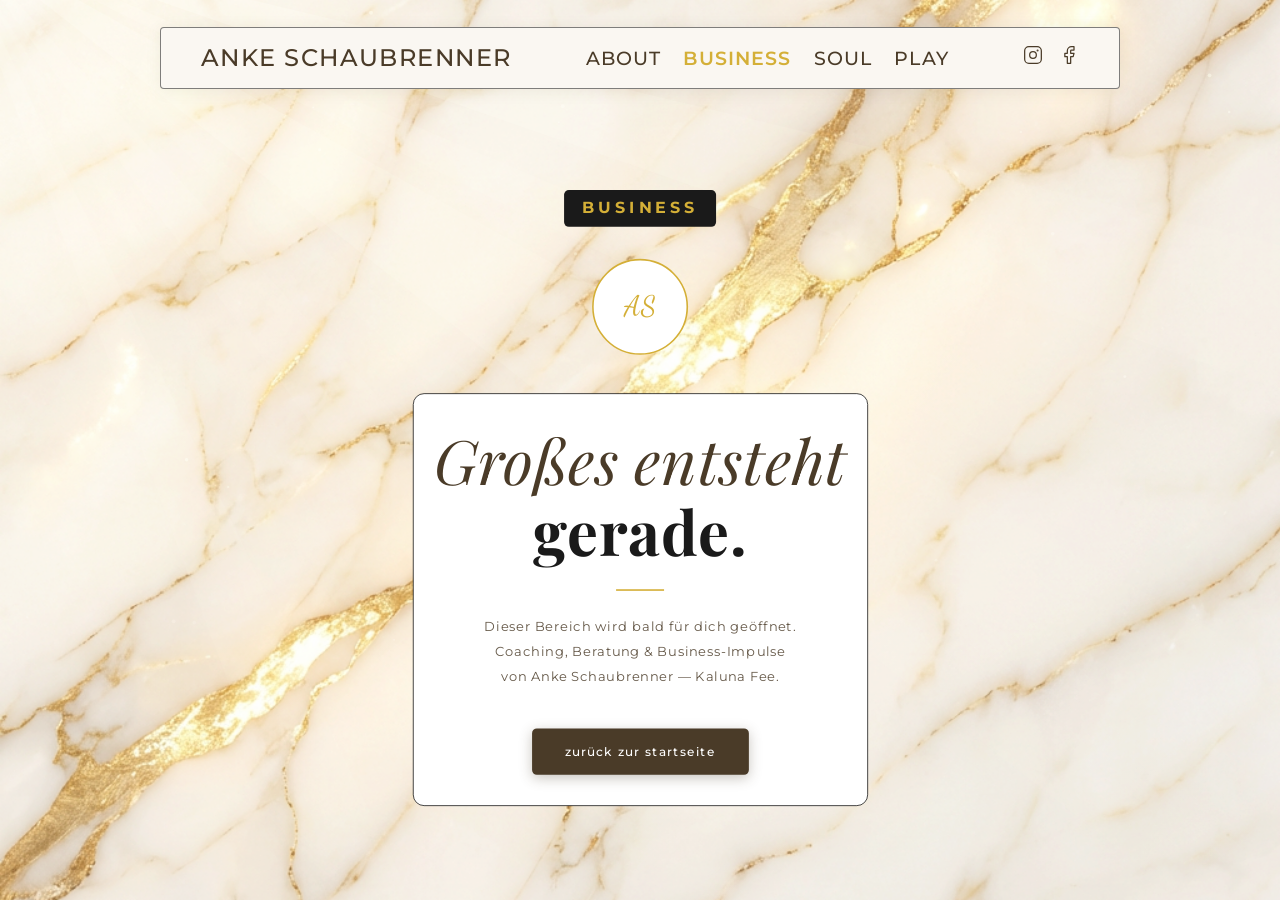
<file: business.html>
<!DOCTYPE html>
<html lang="de">
<head>
  <meta charset="UTF-8">
  <meta name="viewport" content="width=device-width, initial-scale=1.0">
  <title>BUSINESS — Anke Schaubrenner</title>

  <link rel="preconnect" href="https://fonts.googleapis.com">
  <link rel="preconnect" href="https://fonts.gstatic.com" crossorigin>
  <link href="https://fonts.googleapis.com/css2?family=Dancing+Script:wght@600&family=Playfair+Display:ital,wght@0,400;0,600;0,700;1,400;1,600&family=Montserrat:wght@300;400;500;600&display=swap" rel="stylesheet">

  <link rel="stylesheet" href="styles.css?v=3">

  <style>
    /* ---- Fullscreen Marble Background ---- */
    .business-hero {
      position: relative;
      height: 100vh;
      display: flex;
      flex-direction: column;
      align-items: center;
      justify-content: center;
      overflow: hidden;
    }

    .business-bg {
      position: absolute;
      inset: 0;
      width: 100%;
      height: 100%;
      object-fit: cover;
      object-position: center;
      z-index: 0;
    }

    .business-overlay {
      position: absolute;
      inset: 0;
      background: rgba(255, 255, 255, 0.18);
      z-index: 1;
    }

    /* ---- Content ---- */
    .business-content {
      position: relative;
      z-index: 2;
      text-align: center;
      padding: 2rem;
      max-width: 660px;
      transform: scale(0.8);
      transform-origin: center center;
      margin-top: 6rem;
    }

    .business-badge {
      display: inline-block;
      background: var(--black);
      color: var(--gold);
      font-family: var(--font-body);
      font-size: 1.22rem;
      font-weight: 700;
      letter-spacing: 0.25em;
      text-transform: uppercase;
      padding: 0.4rem 1.4rem;
      border-radius: 6px;
      margin-bottom: 2.5rem;
    }

    .business-title {
      font-family: 'Playfair Display', serif;
      font-size: clamp(2.8rem, 6vw, 5rem);
      font-weight: 400;
      font-style: italic;
      color: var(--brown);
      line-height: 1.15;
      margin-bottom: 1.8rem;
      letter-spacing: 0.01em;
    }

    .business-title strong {
      font-style: normal;
      font-weight: 700;
      color: var(--black);
    }

    .business-divider {
      width: 60px;
      height: 2px;
      background: var(--gold);
      margin: 0 auto 1.8rem;
      animation: divider-grow 2s ease-out forwards;
    }

    @keyframes divider-grow {
      from { width: 0; opacity: 0; }
      to   { width: 60px; opacity: 1; }
    }

    .business-subtitle {
      font-family: var(--font-body);
      font-size: 1.05rem;
      font-weight: 400;
      color: var(--brown);
      line-height: 1.9;
      letter-spacing: 0.04em;
      margin-bottom: 3rem;
      opacity: 0.85;
    }

    /* ---- Pulsierender Goldkreis ---- */
    .business-glow {
      width: 120px;
      height: 120px;
      border-radius: 50%;
      border: 2px solid var(--gold);
      background: var(--white);
      margin: 0 auto 3rem;
      display: flex;
      align-items: center;
      justify-content: center;
      animation: glow-pulse 3s ease-in-out infinite;
      position: relative;
    }

    .wave {
      position: absolute;
      inset: 0;
      border-radius: 50%;
      border: 1.5px solid var(--black);
      opacity: 0;
      animation: wave-out 2.8s ease-out infinite;
    }
    .wave:nth-child(1) { animation-delay: 0s; }
    .wave:nth-child(2) { animation-delay: 0.7s; }
    .wave:nth-child(3) { animation-delay: 1.4s; }
    .wave:nth-child(4) { animation-delay: 2.1s; }

    @keyframes wave-out {
      0%   { transform: scale(1);   opacity: 0.65; }
      100% { transform: scale(3.2); opacity: 0; }
    }

    .business-glow-icon {
      font-family: 'Dancing Script', cursive;
      font-size: 2.2rem;
      color: var(--gold);
    }

    /* ---- Button ---- */
    .btn-back {
      display: inline-block;
      padding: 0.85rem 2.4rem;
      background: var(--brown);
      color: var(--white);
      font-family: var(--font-body);
      font-size: 0.9rem;
      font-weight: 500;
      letter-spacing: 0.14em;
      text-transform: lowercase;
      text-decoration: none;
      border-radius: 6px;
      border: 3px solid var(--brown);
      box-shadow: 0 4px 16px rgba(74, 59, 40, 0.3);
      transition: all 0.3s;
    }

    .btn-back:hover {
      background: var(--black);
      border-color: var(--black);
      color: var(--white);
    }

    /* ---- Sunbeam Canvas ---- */
    #sunbeams-canvas {
      position: absolute;
      inset: 0;
      width: 100%;
      height: 100%;
      z-index: 2;
      pointer-events: none;
      mix-blend-mode: screen;
    }

    /* ---- Rahmen um Textbereich ---- */
    .business-frame {
      border: 1px solid var(--black);
      border-radius: 14px;
      padding: 2.4rem 1.6rem;
      background: var(--white);
    }

    /* ---- Nav active ---- */
    .nav-links a.active { color: var(--gold); font-weight: 600; }
  </style>
</head>
<body>

  <!-- ========== NAVIGATION ========== -->
  <nav>
    <a href="index.html" class="nav-logo">ANKE SCHAUBRENNER</a>
    <ul class="nav-links">
      <li><a href="index.html#naturgewalt">ABOUT</a></li>
      <li><a href="business.html" class="active">BUSINESS</a></li>
      <li><a href="soul.html">SOUL</a></li>
      <li><a href="play.html">PLAY</a></li>
    </ul>
    <button class="nav-hamburger" id="navHamburger" aria-label="Menü öffnen">
      <span></span>
      <span></span>
      <span></span>
    </button>
    <div class="nav-social">
      <a href="#" aria-label="Instagram">
        <svg width="20" height="20" fill="none" stroke="currentColor" stroke-width="1.5" viewBox="0 0 24 24">
          <rect x="2" y="2" width="20" height="20" rx="5" ry="5"/>
          <circle cx="12" cy="12" r="4"/>
          <circle cx="17.5" cy="6.5" r="0.5" fill="currentColor"/>
        </svg>
      </a>
      <!-- Facebook -->
      <a href="#" aria-label="Facebook">
        <svg width="20" height="20" fill="none" stroke="currentColor" stroke-width="1.5" stroke-linecap="round" stroke-linejoin="round" viewBox="0 0 24 24">
          <path d="M18 2h-3a5 5 0 00-5 5v3H7v4h3v8h4v-8h3l1-4h-4V7a1 1 0 011-1h3z"/>
        </svg>
      </a>
    </div>
  </nav>

  <!-- ========== HERO ========== -->
  <section class="business-hero">
    <img class="business-bg" src="images/business-card.png" alt="Business">
    <div class="business-overlay"></div>

    <!-- Sunbeam Canvas -->
    <canvas id="sunbeams-canvas"></canvas>

    <div class="business-content">
      <span class="business-badge">Business</span>

      <div class="business-glow">
        <div class="wave"></div>
        <div class="wave"></div>
        <div class="wave"></div>
        <div class="wave"></div>
        <span class="business-glow-icon">AS</span>
      </div>

      <div class="business-frame">
        <h1 class="business-title">
          Großes entsteht<br><strong>gerade.</strong>
        </h1>

        <div class="business-divider"></div>

        <p class="business-subtitle">
          Dieser Bereich wird bald für dich geöffnet.<br>
          Coaching, Beratung &amp; Business-Impulse<br>
          von Anke Schaubrenner — Kaluna Fee.
        </p>

        <a href="index.html" class="btn-back">zurück zur Startseite</a>
      </div>
    </div>
  </section>

  <script>
  (function () {
    const canvas = document.getElementById('sunbeams-canvas');
    const ctx    = canvas.getContext('2d');

    function resize() {
      canvas.width  = canvas.offsetWidth;
      canvas.height = canvas.offsetHeight;
    }
    resize();
    window.addEventListener('resize', resize);

    // Lichtquelle — oben links, leicht außerhalb des Rahmens
    const sx = () => canvas.width  * -0.04;
    const sy = () => canvas.height * -0.08;

    // Strahlenbündel — Winkel, Breite, Helligkeit, Driftgeschwindigkeit
    const RAYS = [
      { a: 0.28, w: 0.10, b: 0.48, d: 0.00017 },
      { a: 0.44, w: 0.06, b: 0.30, d: 0.00025 },
      { a: 0.60, w: 0.16, b: 0.55, d: 0.00011 },
      { a: 0.74, w: 0.05, b: 0.22, d: 0.00031 },
      { a: 0.88, w: 0.11, b: 0.38, d: 0.00015 },
      { a: 1.02, w: 0.04, b: 0.18, d: 0.00023 },
      { a: 1.16, w: 0.09, b: 0.28, d: 0.00019 },
    ];

    // Staubmoten im Licht
    const MOTES = Array.from({ length: 55 }, () => ({
      x: Math.random(), y: Math.random(),
      r: Math.random() * 1.6 + 0.4,
      ph: Math.random() * Math.PI * 2,
      sp: Math.random() * 0.000055 + 0.000015,
      dr: (Math.random() - 0.5) * 0.000025,
    }));

    // Goldene Aufblitzer entlang der Marmoradern
    const SPARKS = [
      { x: 0.14, y: 0.10, sz: 55, ph: 0.0  },
      { x: 0.27, y: 0.22, sz: 38, ph: 1.1  },
      { x: 0.39, y: 0.36, sz: 65, ph: 2.3  },
      { x: 0.51, y: 0.47, sz: 42, ph: 0.7  },
      { x: 0.62, y: 0.57, sz: 70, ph: 3.5  },
      { x: 0.73, y: 0.67, sz: 48, ph: 1.8  },
      { x: 0.84, y: 0.77, sz: 35, ph: 2.9  },
      { x: 0.21, y: 0.58, sz: 45, ph: 4.1  },
      { x: 0.66, y: 0.30, sz: 52, ph: 5.2  },
    ];

    function drawGlow(t) {
      const x = sx(), y = sy();
      const pulse = 1 + 0.07 * Math.sin(t * 0.0009);
      const r = canvas.width * 0.30 * pulse;
      const g = ctx.createRadialGradient(x, y, 0, x, y, r);
      g.addColorStop(0,   'rgba(255,252,200,0.60)');
      g.addColorStop(0.18,'rgba(255,242,155,0.32)');
      g.addColorStop(0.50,'rgba(255,225,100,0.12)');
      g.addColorStop(1,   'rgba(255,200,60,0)');
      ctx.beginPath();
      ctx.arc(x, y, r, 0, Math.PI * 2);
      ctx.fillStyle = g;
      ctx.fill();
    }

    function drawRay(t, ray) {
      const x = sx(), y = sy();
      const len = Math.hypot(canvas.width * 1.9, canvas.height * 1.9);
      const wobble = Math.sin(t * 0.00075 + ray.a * 6.3) * 0.013;
      const a = ray.a + wobble;
      const opWave = 0.72 + 0.28 * Math.sin(t * 0.00055 + ray.a * 4.7);

      const x1 = x + Math.cos(a - ray.w / 2) * len;
      const y1 = y + Math.sin(a - ray.w / 2) * len;
      const x2 = x + Math.cos(a + ray.w / 2) * len;
      const y2 = y + Math.sin(a + ray.w / 2) * len;
      const gx = x + Math.cos(a) * len * 0.62;
      const gy = y + Math.sin(a) * len * 0.62;

      const g = ctx.createLinearGradient(x, y, gx, gy);
      g.addColorStop(0,    `rgba(255,248,195,${ray.b * opWave})`);
      g.addColorStop(0.22, `rgba(255,238,155,${ray.b * opWave * 0.58})`);
      g.addColorStop(0.55, `rgba(255,222,110,${ray.b * opWave * 0.20})`);
      g.addColorStop(1,    'rgba(255,205,70,0)');

      ctx.beginPath();
      ctx.moveTo(x, y);
      ctx.lineTo(x1, y1);
      ctx.lineTo(x2, y2);
      ctx.closePath();
      ctx.fillStyle = g;
      ctx.fill();
    }

    function drawMotes(t) {
      MOTES.forEach(m => {
        const px = ((m.x + t * m.sp) % 1.0) * canvas.width;
        const py = ((m.y + t * m.dr + t * 0.000008) % 1.0) * canvas.height;
        // nur in der Strahlzone
        if ((px / canvas.width) + (py / canvas.height) < 1.55) {
          const op = 0.25 + 0.30 * Math.sin(t * 0.0018 + m.ph);
          ctx.beginPath();
          ctx.arc(px, py, m.r, 0, Math.PI * 2);
          ctx.fillStyle = `rgba(255,245,170,${op})`;
          ctx.fill();
        }
      });
    }

    function drawSparks(t) {
      SPARKS.forEach(s => {
        const pulse = 0.45 + 0.55 * Math.sin(t * 0.0014 + s.ph);
        const r = s.sz * (0.75 + 0.25 * pulse);
        const op = pulse * 0.80;
        const px = s.x * canvas.width;
        const py = s.y * canvas.height;
        const g = ctx.createRadialGradient(px, py, 0, px, py, r);
        g.addColorStop(0,   `rgba(255,225,55,${op})`);
        g.addColorStop(0.30,`rgba(212,175,55,${op * 0.55})`);
        g.addColorStop(1,   'rgba(212,175,55,0)');
        ctx.beginPath();
        ctx.arc(px, py, r, 0, Math.PI * 2);
        ctx.fillStyle = g;
        ctx.fill();
      });
    }

    function frame(t) {
      ctx.clearRect(0, 0, canvas.width, canvas.height);
      ctx.globalCompositeOperation = 'source-over';
      drawGlow(t);
      RAYS.forEach(r => drawRay(t, r));
      drawMotes(t);
      drawSparks(t);
      requestAnimationFrame(frame);
    }

    requestAnimationFrame(frame);
  })();
  </script>

  <script src="main.js"></script>
</body>
</html>
</file>
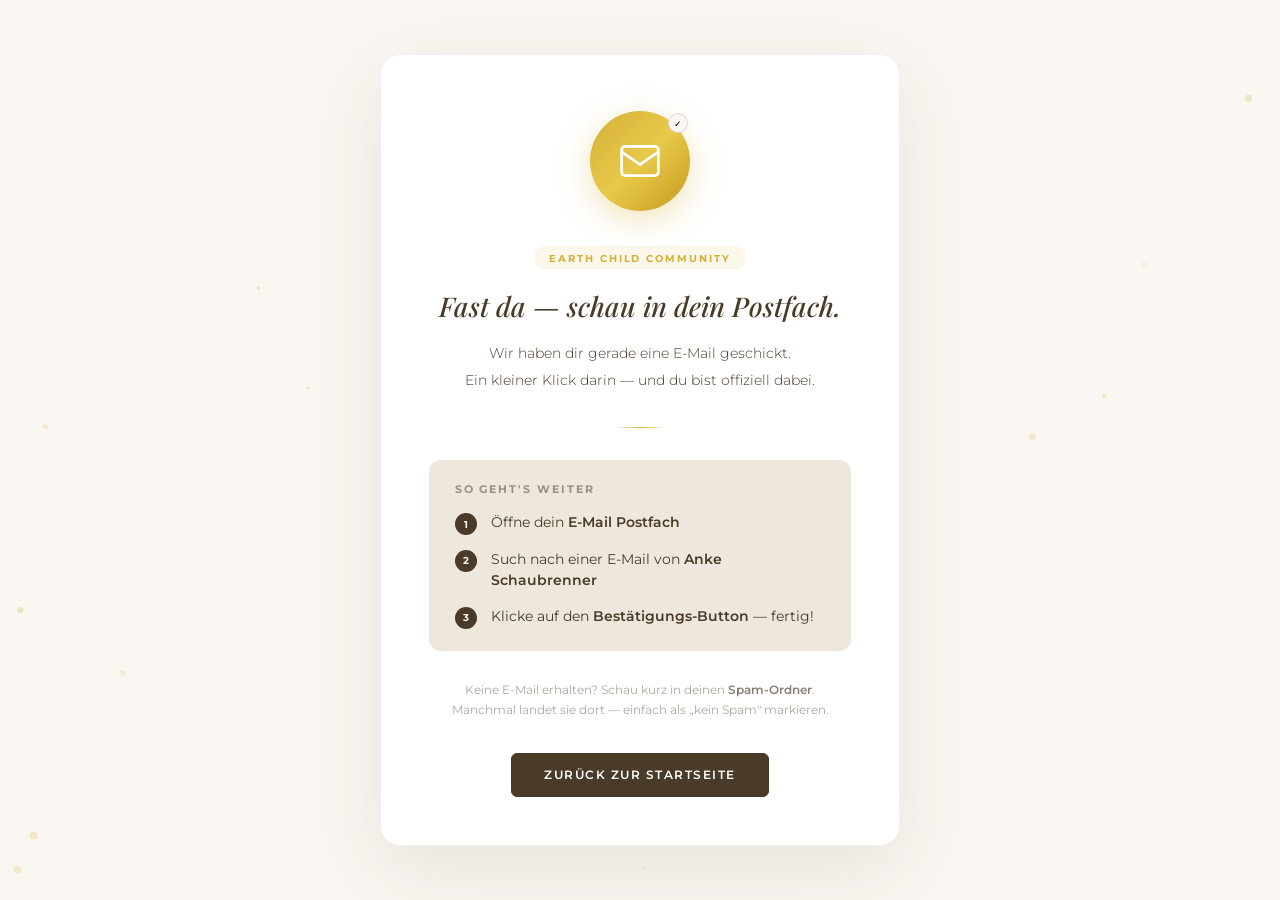
<file: check-email.html>
<!DOCTYPE html>
<html lang="de">
<head>
  <meta charset="UTF-8">
  <meta name="viewport" content="width=device-width, initial-scale=1.0">
  <title>Fast da — Earth Child Community</title>

  <link rel="preconnect" href="https://fonts.googleapis.com">
  <link rel="preconnect" href="https://fonts.gstatic.com" crossorigin>
  <link href="https://fonts.googleapis.com/css2?family=Dancing+Script:wght@600&family=Playfair+Display:ital,wght@0,400;0,500;1,400&family=Montserrat:wght@300;400;500;600&display=swap" rel="stylesheet">

  <style>
    :root {
      --cream:  #FAF7F2;
      --brown:  #4A3B28;
      --gold:   #D4AF37;
      --sand:   #EDE7DC;
      --white:  #FFFFFF;
    }

    * { margin: 0; padding: 0; box-sizing: border-box; }

    body {
      background: var(--cream);
      min-height: 100vh;
      font-family: 'Montserrat', sans-serif;
      display: flex;
      flex-direction: column;
      align-items: center;
      justify-content: center;
      padding: 2rem 1.5rem;
      overflow: hidden;
    }

    /* ===== HINTERGRUND ===== */
    .bg-canvas {
      position: fixed;
      inset: 0;
      z-index: 0;
      pointer-events: none;
    }

    /* ===== KARTE ===== */
    .card {
      position: relative;
      z-index: 1;
      background: var(--white);
      border-radius: 20px;
      border: 1.5px solid rgba(74,59,40,0.08);
      max-width: 520px;
      width: 100%;
      padding: 3.5rem 3rem 3rem;
      box-shadow: 0 24px 80px rgba(74,59,40,0.11);
      text-align: center;
      opacity: 0;
      animation: card-rise 0.9s 0.2s cubic-bezier(0.22,1,0.36,1) forwards;
    }
    @keyframes card-rise {
      from { opacity: 0; transform: translateY(36px); }
      to   { opacity: 1; transform: translateY(0); }
    }

    /* ===== UMSCHLAG-ANIMATION ===== */
    .envelope-wrap {
      width: 100px;
      height: 100px;
      margin: 0 auto 2.2rem;
      position: relative;
      opacity: 0;
      animation: scale-in 0.7s 0.6s cubic-bezier(0.34,1.56,0.64,1) forwards;
    }
    @keyframes scale-in {
      from { opacity: 0; transform: scale(0.4); }
      to   { opacity: 1; transform: scale(1); }
    }

    /* Goldener Kreis */
    .env-circle {
      position: absolute;
      inset: 0;
      border-radius: 50%;
      background: linear-gradient(135deg, #D4AF37, #e8c94a 50%, #c49b20);
      box-shadow: 0 8px 32px rgba(212,175,55,0.35);
      display: flex;
      align-items: center;
      justify-content: center;
    }

    /* Puls-Ringe */
    .env-pulse {
      position: absolute;
      inset: 0;
      border-radius: 50%;
      border: 2px solid var(--gold);
      opacity: 0;
      animation: pulse-ring 2.4s 1.4s ease-out infinite;
    }
    .env-pulse-2 {
      position: absolute;
      inset: 0;
      border-radius: 50%;
      border: 1.5px solid rgba(212,175,55,0.4);
      opacity: 0;
      animation: pulse-ring 2.4s 2s ease-out infinite;
    }
    @keyframes pulse-ring {
      0%   { opacity: 0.7; transform: scale(1); }
      100% { opacity: 0; transform: scale(1.9); }
    }

    /* Umschlag SVG */
    .env-icon {
      animation: float-env 3.5s ease-in-out infinite;
    }
    @keyframes float-env {
      0%, 100% { transform: translateY(0) rotate(-3deg); }
      50%       { transform: translateY(-6px) rotate(3deg); }
    }

    /* Kleiner Punkt oben rechts */
    .env-dot {
      position: absolute;
      top: 2px; right: 2px;
      width: 20px; height: 20px;
      background: var(--cream);
      border-radius: 50%;
      border: 1.5px solid rgba(74,59,40,0.15);
      display: flex;
      align-items: center;
      justify-content: center;
      font-size: 9px;
      opacity: 0;
      animation: badge-pop 0.4s 1.3s cubic-bezier(0.34,1.56,0.64,1) forwards;
    }
    @keyframes badge-pop {
      from { opacity: 0; transform: scale(0); }
      to   { opacity: 1; transform: scale(1); }
    }

    /* ===== TEXTE ===== */
    .badge {
      display: inline-block;
      font-size: 0.62rem;
      font-weight: 700;
      letter-spacing: 0.2em;
      text-transform: uppercase;
      color: var(--gold);
      background: rgba(212,175,55,0.1);
      padding: 0.35rem 0.9rem;
      border-radius: 50px;
      margin-bottom: 1.2rem;
      opacity: 0;
      animation: fade-up 0.5s 1s ease forwards;
    }

    .title {
      font-family: 'Playfair Display', serif;
      font-size: 1.7rem;
      font-weight: 500;
      color: var(--brown);
      font-style: italic;
      line-height: 1.3;
      margin-bottom: 1rem;
      opacity: 0;
      animation: fade-up 0.6s 1.15s ease forwards;
    }

    .subtitle {
      font-size: 0.9rem;
      color: var(--brown);
      line-height: 1.9;
      font-weight: 300;
      max-width: 380px;
      margin: 0 auto 2rem;
      opacity: 0;
      animation: fade-up 0.6s 1.3s ease forwards;
    }

    /* Gold Linie */
    .divider {
      width: 50px;
      height: 1px;
      background: linear-gradient(to right, transparent, var(--gold), transparent);
      margin: 0 auto 2rem;
      opacity: 0;
      animation: fade-up 0.4s 1.45s ease forwards;
    }

    /* ===== SCHRITT-BOX ===== */
    .step-box {
      background: var(--sand);
      border-radius: 12px;
      padding: 1.4rem 1.6rem;
      margin-bottom: 1.8rem;
      text-align: left;
      opacity: 0;
      animation: fade-up 0.6s 1.55s ease forwards;
    }
    .step-box-title {
      font-size: 0.68rem;
      font-weight: 700;
      letter-spacing: 0.18em;
      text-transform: uppercase;
      color: rgba(74,59,40,0.5);
      margin-bottom: 1rem;
    }
    .step {
      display: flex;
      align-items: flex-start;
      gap: 0.9rem;
      margin-bottom: 0.85rem;
    }
    .step:last-child { margin-bottom: 0; }
    .step-num {
      width: 22px;
      height: 22px;
      border-radius: 50%;
      background: var(--brown);
      color: var(--cream);
      font-size: 0.65rem;
      font-weight: 700;
      display: flex;
      align-items: center;
      justify-content: center;
      flex-shrink: 0;
      margin-top: 1px;
    }
    .step-text {
      font-size: 0.85rem;
      color: var(--brown);
      line-height: 1.6;
      font-weight: 400;
    }
    .step-text strong { font-weight: 600; }

    /* Spam-Hinweis */
    .spam-note {
      font-size: 0.75rem;
      color: rgba(74,59,40,0.45);
      line-height: 1.7;
      margin-bottom: 2rem;
      opacity: 0;
      animation: fade-up 0.5s 1.7s ease forwards;
    }
    .spam-note strong {
      color: rgba(74,59,40,0.65);
      font-weight: 600;
    }

    /* Button */
    .btn-back {
      display: inline-block;
      padding: 0.85rem 2rem;
      background: var(--brown);
      color: var(--white);
      font-family: 'Montserrat', sans-serif;
      font-size: 0.78rem;
      font-weight: 600;
      letter-spacing: 0.12em;
      text-transform: uppercase;
      text-decoration: none;
      border-radius: 6px;
      border: 1.5px solid var(--brown);
      transition: background 0.3s, transform 0.2s, box-shadow 0.2s;
      opacity: 0;
      animation: fade-up 0.5s 1.85s ease forwards;
    }
    .btn-back:hover {
      background: #1A1A1A;
      transform: translateY(-3px);
      box-shadow: 0 8px 24px rgba(26,26,26,0.15);
    }

    @keyframes fade-up {
      from { opacity: 0; transform: translateY(14px); }
      to   { opacity: 1; transform: translateY(0); }
    }

    @media (max-width: 500px) {
      .card { padding: 2.5rem 1.5rem 2.2rem; }
      .title { font-size: 1.4rem; }
      .envelope-wrap { width: 82px; height: 82px; }
    }
  </style>
</head>
<body>

  <canvas class="bg-canvas" id="bgCanvas"></canvas>

  <div class="card">

    <!-- Umschlag -->
    <div class="envelope-wrap">
      <div class="env-pulse"></div>
      <div class="env-pulse-2"></div>
      <div class="env-circle">
        <svg class="env-icon" width="44" height="44" viewBox="0 0 24 24" fill="none" stroke="white" stroke-width="1.5" stroke-linecap="round" stroke-linejoin="round">
          <rect x="2" y="4" width="20" height="16" rx="2"/>
          <path d="M2 7l10 7 10-7"/>
        </svg>
      </div>
      <div class="env-dot">✓</div>
    </div>

    <!-- Badge -->
    <div class="badge">Earth Child Community</div>

    <!-- Titel -->
    <h1 class="title">Fast da — schau in dein Postfach.</h1>

    <p class="subtitle">
      Wir haben dir gerade eine E-Mail geschickt.<br>
      Ein kleiner Klick darin — und du bist offiziell dabei.
    </p>

    <div class="divider"></div>

    <!-- Schritte -->
    <div class="step-box">
      <p class="step-box-title">So geht's weiter</p>
      <div class="step">
        <div class="step-num">1</div>
        <p class="step-text">Öffne dein <strong>E-Mail Postfach</strong></p>
      </div>
      <div class="step">
        <div class="step-num">2</div>
        <p class="step-text">Such nach einer E-Mail von <strong>Anke Schaubrenner</strong></p>
      </div>
      <div class="step">
        <div class="step-num">3</div>
        <p class="step-text">Klicke auf den <strong>Bestätigungs-Button</strong> — fertig!</p>
      </div>
    </div>

    <!-- Spam Hinweis -->
    <p class="spam-note">
      Keine E-Mail erhalten? Schau kurz in deinen <strong>Spam-Ordner</strong>.<br>
      Manchmal landet sie dort — einfach als „kein Spam" markieren.
    </p>

    <!-- Button -->
    <a href="index.html" class="btn-back">Zurück zur Startseite</a>

  </div>

  <script>
    (function () {
      const canvas = document.getElementById('bgCanvas');
      const ctx = canvas.getContext('2d');
      function resize() {
        canvas.width  = window.innerWidth;
        canvas.height = window.innerHeight;
      }
      resize();
      window.addEventListener('resize', resize);

      const particles = [];
      for (let i = 0; i < 28; i++) {
        particles.push({
          x:   Math.random() * window.innerWidth,
          y:   Math.random() * window.innerHeight,
          r:   Math.random() * 3 + 1,
          vx:  (Math.random() - 0.5) * 0.25,
          vy:  -(Math.random() * 0.35 + 0.08),
          life: Math.random()
        });
      }

      function draw() {
        ctx.clearRect(0, 0, canvas.width, canvas.height);
        particles.forEach(function(p) {
          p.x += p.vx; p.y += p.vy; p.life += 0.003;
          if (p.y < -10) { p.y = canvas.height + 10; p.x = Math.random() * canvas.width; p.life = 0; }
          ctx.globalAlpha = Math.max(0, Math.sin(p.life * Math.PI) * 0.5);
          ctx.beginPath();
          ctx.arc(p.x, p.y, p.r, 0, Math.PI * 2);
          ctx.fillStyle = 'rgba(212,175,55,0.5)';
          ctx.fill();
        });
        ctx.globalAlpha = 1;
        requestAnimationFrame(draw);
      }
      draw();
    })();
  </script>

</body>
</html>
</file>
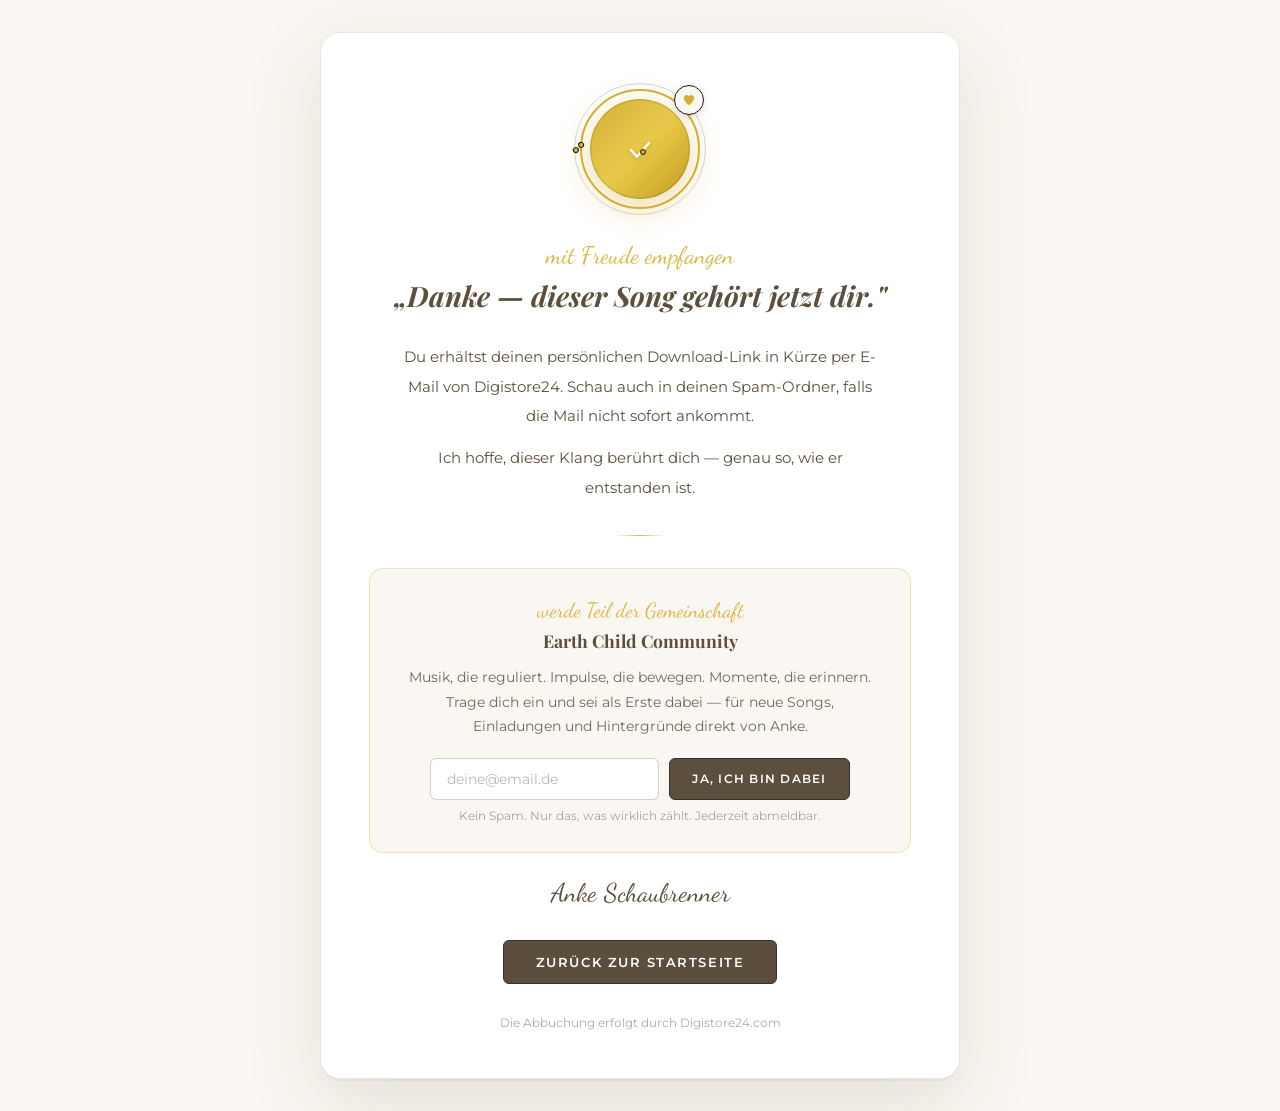
<file: danke-kauf.html>
<!DOCTYPE html>
<html lang="de">
<head>
  <meta charset="UTF-8">
  <meta name="viewport" content="width=device-width, initial-scale=1.0">
  <title>Danke für deinen Kauf — Anke Schaubrenner</title>

  <link rel="preconnect" href="https://fonts.googleapis.com">
  <link rel="preconnect" href="https://fonts.gstatic.com" crossorigin>
  <link href="https://fonts.googleapis.com/css2?family=Dancing+Script:wght@600&family=Playfair+Display:ital,wght@0,400;0,600;1,400&family=Montserrat:wght@300;400;500;600&display=swap" rel="stylesheet">

  <style>
    :root {
      --cream:  #FAF7F2;
      --brown:  #4A3B28;
      --gold:   #D4AF37;
      --sand:   #EED7B8;
      --white:  #FFFFFF;
      --black:  #1A1A1A;
      --font-heading: 'Playfair Display', serif;
      --font-body:    'Montserrat', sans-serif;
      --font-script:  'Dancing Script', cursive;
    }

    * { margin: 0; padding: 0; box-sizing: border-box; }

    body {
      background: var(--cream);
      min-height: 100vh;
      display: flex;
      flex-direction: column;
      align-items: center;
      justify-content: center;
      font-family: var(--font-body);
      padding: 2rem 1.5rem;
      overflow-x: hidden;
    }

    /* ---- Hintergrund-Partikel ---- */
    .bg-particles {
      position: fixed;
      inset: 0;
      pointer-events: none;
      z-index: 0;
      overflow: hidden;
    }
    .particle {
      position: absolute;
      border-radius: 50%;
      background: var(--gold);
      opacity: 0;
      animation: float-up var(--dur) var(--delay) ease-in forwards;
    }
    @keyframes float-up {
      0%   { opacity: 0; transform: translateY(0) scale(0) rotate(0deg); }
      20%  { opacity: 0.4; transform: translateY(-60px) scale(1) rotate(40deg); }
      100% { opacity: 0; transform: translateY(-260px) scale(0.3) rotate(120deg); }
    }

    /* ---- Karte ---- */
    .card {
      position: relative;
      z-index: 1;
      background: var(--white);
      border-radius: 20px;
      border: 1.5px solid rgba(26,26,26,0.1);
      max-width: 640px;
      width: 100%;
      padding: 3.5rem 3rem 3rem;
      box-shadow: 0 24px 80px rgba(74,59,40,0.13), 0 2px 0 rgba(26,26,26,0.04);
      text-align: center;
      animation: card-rise 0.9s cubic-bezier(0.22,1,0.36,1) forwards,
                 card-float 5s 1.2s ease-in-out infinite;
      opacity: 0;
      transform: translateY(40px);
    }
    @keyframes card-rise {
      to { opacity: 1; transform: translateY(0); }
    }
    @keyframes card-float {
      0%, 100% { transform: translateY(0); }
      50%       { transform: translateY(-7px); }
    }

    /* ---- Erfolgs-Icon ---- */
    .success-icon {
      width: 120px;
      height: 120px;
      margin: 0 auto 2rem;
      position: relative;
    }
    .ring-black {
      position: absolute;
      inset: -6px;
      border-radius: 50%;
      border: 1.5px solid var(--black);
      opacity: 0;
      animation: ring-black-in 0.5s 0.2s ease forwards;
    }
    @keyframes ring-black-in {
      0%   { opacity: 0; transform: scale(0.7); }
      100% { opacity: 0.18; transform: scale(1); }
    }
    .ring-outer {
      position: absolute;
      inset: 0;
      border-radius: 50%;
      border: 2.5px solid var(--gold);
      opacity: 0;
      animation: ring-expand 0.7s 0.3s cubic-bezier(0.22,1,0.36,1) forwards;
    }
    @keyframes ring-expand {
      0%   { opacity: 0; transform: scale(0.5); }
      60%  { opacity: 0.5; transform: scale(1.12); }
      100% { opacity: 1; transform: scale(1); }
    }
    .ring-inner {
      position: absolute;
      inset: 10px;
      border-radius: 50%;
      background: linear-gradient(135deg, #D4AF37 0%, #e8c94a 50%, #c49b20 100%);
      box-shadow: 0 8px 32px rgba(212,175,55,0.45), inset 0 0 0 1.5px rgba(26,26,26,0.12);
      opacity: 0;
      animation: circle-pop 0.6s 0.5s cubic-bezier(0.34,1.56,0.64,1) forwards;
    }
    @keyframes circle-pop {
      0%   { opacity: 0; transform: scale(0.3); }
      100% { opacity: 1; transform: scale(1); }
    }
    .ring-pulse {
      position: absolute;
      inset: 0;
      border-radius: 50%;
      border: 2px solid var(--gold);
      opacity: 0;
      animation: pulse-out 2.2s 1.5s ease-out infinite;
    }
    .ring-pulse-2 {
      position: absolute;
      inset: 0;
      border-radius: 50%;
      border: 1.5px solid rgba(26,26,26,0.2);
      opacity: 0;
      animation: pulse-out 2.2s 2.1s ease-out infinite;
    }
    @keyframes pulse-out {
      0%   { opacity: 0.7; transform: scale(1); }
      100% { opacity: 0; transform: scale(1.85); }
    }
    .checkmark {
      position: absolute;
      inset: 0;
      display: flex;
      align-items: center;
      justify-content: center;
      opacity: 0;
      animation: check-appear 0.5s 0.9s ease forwards;
    }
    @keyframes check-appear {
      0%   { opacity: 0; transform: scale(0.5) rotate(-20deg); }
      100% { opacity: 1; transform: scale(1) rotate(0deg); }
    }
    .checkmark svg {
      width: 40px; height: 40px;
      stroke: var(--white); stroke-width: 3;
      stroke-linecap: round; stroke-linejoin: round; fill: none;
      filter: drop-shadow(0 1px 2px rgba(0,0,0,0.18));
    }
    .checkmark svg polyline {
      stroke-dasharray: 60; stroke-dashoffset: 60;
      animation: draw-check 0.5s 1.1s ease forwards;
    }
    @keyframes draw-check { to { stroke-dashoffset: 0; } }

    .orbit {
      position: absolute;
      inset: -14px;
      border-radius: 50%;
      opacity: 0;
      animation: orbit-appear 0.4s 1.4s ease forwards;
    }
    @keyframes orbit-appear { to { opacity: 1; } }
    .orbit-dot {
      position: absolute;
      width: 6px; height: 6px;
      border-radius: 50%;
      background: var(--gold);
      border: 1px solid var(--black);
      top: 50%; left: 50%;
      transform-origin: -60px 0;
    }
    .orbit-dot:nth-child(1) { animation: spin-dot 4s 1.4s linear infinite; }
    .orbit-dot:nth-child(2) { animation: spin-dot 4s 1.9s linear infinite; transform: rotate(120deg) translateX(-60px); }
    .orbit-dot:nth-child(3) { animation: spin-dot 4s 2.3s linear infinite; transform: rotate(240deg) translateX(-60px); }
    @keyframes spin-dot {
      from { transform: rotate(0deg) translateX(-60px); }
      to   { transform: rotate(360deg) translateX(-60px); }
    }

    .heart-badge {
      position: absolute;
      top: -4px; right: -4px;
      width: 30px; height: 30px;
      background: var(--cream);
      border-radius: 50%;
      border: 1.5px solid var(--black);
      display: flex; align-items: center; justify-content: center;
      box-shadow: 0 2px 8px rgba(0,0,0,0.12);
      opacity: 0;
      animation: badge-pop 0.4s 1.3s cubic-bezier(0.34,1.56,0.64,1) forwards;
    }
    @keyframes badge-pop {
      0%   { opacity: 0; transform: scale(0) rotate(-30deg); }
      100% { opacity: 1; transform: scale(1) rotate(0deg); }
    }
    .heart-badge svg {
      width: 14px; height: 14px;
      fill: var(--gold);
      animation: heart-beat 1.4s 1.7s ease-in-out infinite;
    }
    @keyframes heart-beat {
      0%, 100% { transform: scale(1); }
      30%       { transform: scale(1.35); }
      60%       { transform: scale(0.9); }
    }

    /* ---- Texte ---- */
    .danke-label {
      font-family: var(--font-script);
      font-size: 1.5rem;
      color: var(--gold);
      margin-bottom: 0.5rem;
      opacity: 0;
      animation: fade-up 0.7s 1.4s ease forwards;
    }
    .danke-title {
      font-family: var(--font-heading);
      font-size: 1.75rem;
      color: var(--brown);
      font-style: italic;
      margin-bottom: 1.8rem;
      line-height: 1.3;
      opacity: 0;
      animation: fade-up 0.7s 1.55s ease forwards;
    }
    .danke-text {
      font-size: 0.92rem;
      color: var(--brown);
      opacity: 0;
      line-height: 2;
      max-width: 480px;
      margin: 0 auto 0.8rem;
      animation: fade-up 0.7s 1.7s ease forwards;
    }
    .danke-text.delay-2 { animation-delay: 1.85s; }

    @keyframes fade-up {
      0%   { opacity: 0; transform: translateY(14px); }
      100% { opacity: 0.9; transform: translateY(0); }
    }

    .divider {
      width: 50px; height: 1px;
      background: linear-gradient(to right, transparent, var(--gold), transparent);
      margin: 2rem auto;
      opacity: 0;
      animation: fade-up 0.5s 2.1s ease forwards;
    }

    /* ---- Community-Bereich ---- */
    .community-box {
      background: var(--cream);
      border-radius: 14px;
      border: 1px solid rgba(212,175,55,0.35);
      padding: 1.8rem 2rem;
      margin: 0 0 1.5rem;
      opacity: 0;
      animation: fade-up 0.7s 2.2s ease forwards;
    }
    .community-label {
      font-family: var(--font-script);
      font-size: 1.3rem;
      color: var(--gold);
      margin-bottom: 0.4rem;
    }
    .community-title {
      font-family: var(--font-heading);
      font-size: 1.1rem;
      color: var(--brown);
      margin-bottom: 0.8rem;
    }
    .community-text {
      font-size: 0.85rem;
      color: var(--brown);
      line-height: 1.8;
      opacity: 0.85;
      margin-bottom: 1.2rem;
    }

    /* ---- Newsletter-Formular ---- */
    .newsletter-form {
      display: flex;
      gap: 0.6rem;
      max-width: 420px;
      margin: 0 auto;
    }
    .newsletter-form input[type="email"] {
      flex: 1;
      padding: 0.75rem 1rem;
      border: 1.5px solid rgba(74,59,40,0.25);
      border-radius: 6px;
      font-family: var(--font-body);
      font-size: 0.85rem;
      background: var(--white);
      color: var(--black);
      outline: none;
      transition: border-color 0.2s;
    }
    .newsletter-form input[type="email"]:focus {
      border-color: var(--gold);
    }
    .newsletter-form input[type="email"]::placeholder {
      color: rgba(74,59,40,0.4);
    }
    .newsletter-form button {
      padding: 0.75rem 1.4rem;
      background: var(--brown);
      color: var(--white);
      border: 1.5px solid var(--black);
      border-radius: 6px;
      font-family: var(--font-body);
      font-size: 0.78rem;
      font-weight: 600;
      letter-spacing: 0.1em;
      text-transform: uppercase;
      cursor: pointer;
      transition: background 0.2s, transform 0.2s;
      white-space: nowrap;
    }
    .newsletter-form button:hover {
      background: var(--black);
      transform: translateY(-2px);
    }
    .newsletter-note {
      font-size: 0.72rem;
      color: rgba(74,59,40,0.5);
      margin-top: 0.6rem;
    }
    .newsletter-success {
      display: none;
      font-size: 0.88rem;
      color: var(--brown);
      font-style: italic;
      margin-top: 0.8rem;
    }

    /* ---- Signatur & Button ---- */
    .signatur {
      font-family: var(--font-script);
      font-size: 1.6rem;
      color: var(--brown);
      opacity: 0;
      animation: fade-up 0.6s 2.4s ease forwards;
    }
    .btn-back {
      display: inline-block;
      margin-top: 2rem;
      padding: 0.85rem 2rem;
      background: var(--brown);
      color: var(--white);
      font-family: var(--font-body);
      font-size: 0.8rem;
      font-weight: 600;
      letter-spacing: 0.12em;
      text-transform: uppercase;
      text-decoration: none;
      border-radius: 6px;
      border: 1.5px solid var(--black);
      transition: background 0.3s, transform 0.2s;
      opacity: 0;
      animation: fade-up 0.6s 2.6s ease forwards;
    }
    .btn-back:hover {
      background: var(--black);
      transform: translateY(-3px);
    }

    .digistore-note {
      margin-top: 2rem;
      font-size: 0.72rem;
      color: #aaa;
      text-align: center;
    }

    @media (max-width: 500px) {
      .card { padding: 2.5rem 1.5rem 2.2rem; }
      .danke-title { font-size: 1.4rem; }
      .success-icon { width: 100px; height: 100px; }
      .newsletter-form { flex-direction: column; }
    }
  </style>
</head>
<body>

  <div class="bg-particles" id="particles"></div>

  <div class="card">

    <!-- Animierter Kreis -->
    <div class="success-icon">
      <div class="ring-black"></div>
      <div class="ring-outer"></div>
      <div class="ring-pulse"></div>
      <div class="ring-pulse-2"></div>
      <div class="ring-inner"></div>
      <div class="checkmark">
        <svg viewBox="0 0 52 52"><polyline points="14,27 22,36 38,18"/></svg>
      </div>
      <div class="orbit">
        <div class="orbit-dot"></div>
        <div class="orbit-dot"></div>
        <div class="orbit-dot"></div>
      </div>
      <div class="heart-badge">
        <svg viewBox="0 0 24 24">
          <path d="M12 21C12 21 3 14.5 3 8.5a5 5 0 0 1 9-3 5 5 0 0 1 9 3c0 6-9 12.5-9 12.5z"/>
        </svg>
      </div>
    </div>

    <p class="danke-label">mit Freude empfangen</p>
    <h1 class="danke-title">„Danke — dieser Song gehört jetzt dir."</h1>

    <p class="danke-text">Du erhältst deinen persönlichen Download-Link in Kürze per E-Mail von Digistore24. Schau auch in deinen Spam-Ordner, falls die Mail nicht sofort ankommt.</p>

    <p class="danke-text delay-2">Ich hoffe, dieser Klang berührt dich — genau so, wie er entstanden ist.</p>

    <div class="divider"></div>

    <!-- Community-Bereich -->
    <div class="community-box">
      <p class="community-label">werde Teil der Gemeinschaft</p>
      <h2 class="community-title">Earth Child Community</h2>
      <p class="community-text">Musik, die reguliert. Impulse, die bewegen. Momente, die erinnern.<br>Trage dich ein und sei als Erste dabei — für neue Songs, Einladungen und Hintergründe direkt von Anke.</p>

      <form class="newsletter-form" id="newsletterForm">
        <input type="email" id="newsletterEmail" placeholder="deine@email.de" required>
        <button type="submit">Ja, ich bin dabei</button>
      </form>
      <p class="newsletter-note">Kein Spam. Nur das, was wirklich zählt. Jederzeit abmeldbar.</p>
      <p class="newsletter-success" id="newsletterSuccess">✨ Wunderschön — willkommen in der Earth Child Community!</p>
    </div>

    <p class="signatur">Anke Schaubrenner</p>

    <a href="index.html" class="btn-back">Zurück zur Startseite</a>

    <p class="digistore-note">Die Abbuchung erfolgt durch Digistore24.com</p>

  </div>

  <script>
    // Partikel
    (function () {
      const container = document.getElementById('particles');
      for (let i = 0; i < 26; i++) {
        const p = document.createElement('div');
        p.className = 'particle';
        const size = Math.random() * 8 + 3;
        const isLine = Math.random() > 0.7;
        p.style.cssText = [
          'width:'  + (isLine ? 1 : size) + 'px',
          'height:' + (isLine ? size * 3 : size) + 'px',
          'border-radius:' + (isLine ? '2px' : '50%'),
          'background:' + (Math.random() > 0.5 ? 'var(--gold)' : 'rgba(26,26,26,0.12)'),
          'left:'   + (Math.random() * 100) + '%',
          'top:'    + (50 + Math.random() * 50) + '%',
          '--dur:'  + (2.5 + Math.random() * 2.5) + 's',
          '--delay:' + (1.2 + Math.random() * 3) + 's'
        ].join(';');
        container.appendChild(p);
      }
    })();

    // Newsletter — Eigener Backend (Earth Child Community)
    (function () {
      const API_URL = 'https://api.kalunafee.de/api/newsletter';

      document.getElementById('newsletterForm').addEventListener('submit', async function (e) {
        e.preventDefault();
        const email = document.getElementById('newsletterEmail').value.trim();
        if (!email) return;

        const btn = this.querySelector('button[type="submit"]');
        btn.disabled = true;
        btn.textContent = '…';

        try {
          const res = await fetch(API_URL, {
            method: 'POST',
            headers: { 'Content-Type': 'application/json' },
            body: JSON.stringify({ email: email })
          });

          if (res.ok) {
            this.style.display = 'none';
            document.querySelector('.newsletter-note').style.display = 'none';
            document.getElementById('newsletterSuccess').style.display = 'block';
          } else {
            btn.disabled = false;
            btn.textContent = 'Ja, ich bin dabei';
          }
        } catch (err) {
          btn.disabled = false;
          btn.textContent = 'Ja, ich bin dabei';
        }
      });
    })();
  </script>

</body>
</html>
</file>
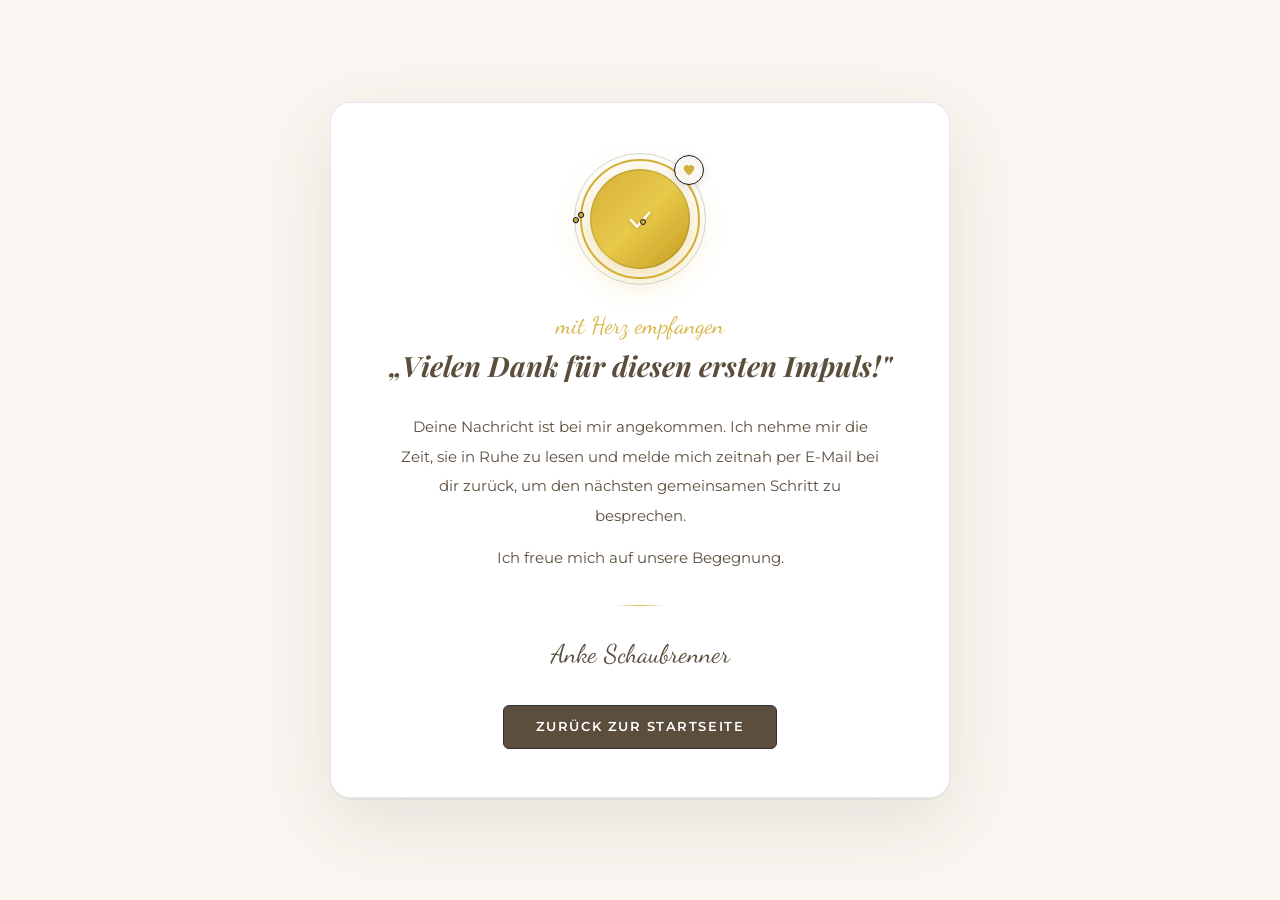
<file: danke.html>
<!DOCTYPE html>
<html lang="de">
<head>
  <meta charset="UTF-8">
  <meta name="viewport" content="width=device-width, initial-scale=1.0">
  <title>Danke — Anke Schaubrenner</title>

  <link rel="preconnect" href="https://fonts.googleapis.com">
  <link rel="preconnect" href="https://fonts.gstatic.com" crossorigin>
  <link href="https://fonts.googleapis.com/css2?family=Dancing+Script:wght@600&family=Playfair+Display:ital,wght@0,400;0,600;1,400&family=Montserrat:wght@300;400;500;600&display=swap" rel="stylesheet">

  <style>
    :root {
      --cream:  #FAF7F2;
      --brown:  #4A3B28;
      --gold:   #D4AF37;
      --sand:   #EED7B8;
      --white:  #FFFFFF;
      --black:  #1A1A1A;
      --font-heading: 'Playfair Display', serif;
      --font-body:    'Montserrat', sans-serif;
      --font-script:  'Dancing Script', cursive;
    }

    * { margin: 0; padding: 0; box-sizing: border-box; }

    body {
      background: var(--cream);
      min-height: 100vh;
      display: flex;
      flex-direction: column;
      align-items: center;
      justify-content: center;
      font-family: var(--font-body);
      padding: 2rem 1.5rem;
      overflow: hidden;
    }

    /* ---- Hintergrund-Partikel ---- */
    .bg-particles {
      position: fixed;
      inset: 0;
      pointer-events: none;
      z-index: 0;
      overflow: hidden;
    }
    .particle {
      position: absolute;
      border-radius: 50%;
      background: var(--gold);
      opacity: 0;
      animation: float-up var(--dur) var(--delay) ease-in forwards;
    }
    @keyframes float-up {
      0%   { opacity: 0; transform: translateY(0) scale(0) rotate(0deg); }
      20%  { opacity: 0.4; transform: translateY(-60px) scale(1) rotate(40deg); }
      100% { opacity: 0; transform: translateY(-260px) scale(0.3) rotate(120deg); }
    }

    /* ---- Karte ---- */
    .card {
      position: relative;
      z-index: 1;
      background: var(--white);
      border-radius: 20px;
      border: 1.5px solid rgba(26,26,26,0.1);
      max-width: 620px;
      width: 100%;
      padding: 3.5rem 3rem 3rem;
      box-shadow: 0 24px 80px rgba(74,59,40,0.13), 0 2px 0 rgba(26,26,26,0.04);
      text-align: center;
      animation: card-rise 0.9s cubic-bezier(0.22,1,0.36,1) forwards;
      opacity: 0;
      transform: translateY(40px);
    }
    @keyframes card-rise {
      to { opacity: 1; transform: translateY(0); }
    }

    /* Leichtes Schweben nach dem Einblenden */
    .card.floating {
      animation: card-rise 0.9s cubic-bezier(0.22,1,0.36,1) forwards,
                 card-float 5s 1.2s ease-in-out infinite;
    }
    @keyframes card-float {
      0%, 100% { transform: translateY(0); }
      50%       { transform: translateY(-7px); }
    }

    /* ---- Erfolgs-Icon Wrapper ---- */
    .success-icon {
      width: 120px;
      height: 120px;
      margin: 0 auto 2rem;
      position: relative;
    }

    /* Schwarzer Außenring */
    .ring-black {
      position: absolute;
      inset: -6px;
      border-radius: 50%;
      border: 1.5px solid var(--black);
      opacity: 0;
      animation: ring-black-in 0.5s 0.2s ease forwards;
    }
    @keyframes ring-black-in {
      0%   { opacity: 0; transform: scale(0.7); }
      100% { opacity: 0.18; transform: scale(1); }
    }

    /* Goldener Außenring */
    .ring-outer {
      position: absolute;
      inset: 0;
      border-radius: 50%;
      border: 2.5px solid var(--gold);
      opacity: 0;
      animation: ring-expand 0.7s 0.3s cubic-bezier(0.22,1,0.36,1) forwards;
    }
    @keyframes ring-expand {
      0%   { opacity: 0; transform: scale(0.5); }
      60%  { opacity: 0.5; transform: scale(1.12); }
      100% { opacity: 1; transform: scale(1); }
    }

    /* Goldener Innenkreis */
    .ring-inner {
      position: absolute;
      inset: 10px;
      border-radius: 50%;
      background: linear-gradient(135deg, #D4AF37 0%, #e8c94a 50%, #c49b20 100%);
      box-shadow: 0 8px 32px rgba(212,175,55,0.45), inset 0 0 0 1.5px rgba(26,26,26,0.12);
      opacity: 0;
      animation: circle-pop 0.6s 0.5s cubic-bezier(0.34,1.56,0.64,1) forwards;
    }
    @keyframes circle-pop {
      0%   { opacity: 0; transform: scale(0.3); }
      100% { opacity: 1; transform: scale(1); }
    }

    /* Puls-Ring */
    .ring-pulse {
      position: absolute;
      inset: 0;
      border-radius: 50%;
      border: 2px solid var(--gold);
      opacity: 0;
      animation: pulse-out 2.2s 1.5s ease-out infinite;
    }
    .ring-pulse-2 {
      position: absolute;
      inset: 0;
      border-radius: 50%;
      border: 1.5px solid rgba(26,26,26,0.2);
      opacity: 0;
      animation: pulse-out 2.2s 2.1s ease-out infinite;
    }
    @keyframes pulse-out {
      0%   { opacity: 0.7; transform: scale(1); }
      100% { opacity: 0; transform: scale(1.85); }
    }

    /* Häkchen */
    .checkmark {
      position: absolute;
      inset: 0;
      display: flex;
      align-items: center;
      justify-content: center;
      opacity: 0;
      animation: check-appear 0.5s 0.9s ease forwards;
    }
    @keyframes check-appear {
      0%   { opacity: 0; transform: scale(0.5) rotate(-20deg); }
      100% { opacity: 1; transform: scale(1) rotate(0deg); }
    }
    .checkmark svg {
      width: 40px;
      height: 40px;
      stroke: var(--white);
      stroke-width: 3;
      stroke-linecap: round;
      stroke-linejoin: round;
      fill: none;
      filter: drop-shadow(0 1px 2px rgba(0,0,0,0.18));
    }
    .checkmark svg polyline {
      stroke-dasharray: 60;
      stroke-dashoffset: 60;
      animation: draw-check 0.5s 1.1s ease forwards;
    }
    @keyframes draw-check {
      to { stroke-dashoffset: 0; }
    }

    /* Umlaufende Punkte */
    .orbit {
      position: absolute;
      inset: -14px;
      border-radius: 50%;
      opacity: 0;
      animation: orbit-appear 0.4s 1.4s ease forwards;
    }
    @keyframes orbit-appear {
      to { opacity: 1; }
    }
    .orbit-dot {
      position: absolute;
      width: 6px;
      height: 6px;
      border-radius: 50%;
      background: var(--gold);
      border: 1px solid var(--black);
      top: 50%;
      left: 50%;
      transform-origin: -60px 0;
    }
    .orbit-dot:nth-child(1) { animation: spin-dot 4s 1.4s linear infinite; }
    .orbit-dot:nth-child(2) { animation: spin-dot 4s 1.9s linear infinite; transform: rotate(120deg) translateX(-60px); }
    .orbit-dot:nth-child(3) { animation: spin-dot 4s 2.3s linear infinite; transform: rotate(240deg) translateX(-60px); }
    @keyframes spin-dot {
      from { transform: rotate(0deg) translateX(-60px); }
      to   { transform: rotate(360deg) translateX(-60px); }
    }

    /* Kleines Herz oben rechts */
    .heart-badge {
      position: absolute;
      top: -4px;
      right: -4px;
      width: 30px;
      height: 30px;
      background: var(--cream);
      border-radius: 50%;
      border: 1.5px solid var(--black);
      display: flex;
      align-items: center;
      justify-content: center;
      box-shadow: 0 2px 8px rgba(0,0,0,0.12);
      opacity: 0;
      animation: badge-pop 0.4s 1.3s cubic-bezier(0.34,1.56,0.64,1) forwards;
    }
    @keyframes badge-pop {
      0%   { opacity: 0; transform: scale(0) rotate(-30deg); }
      100% { opacity: 1; transform: scale(1) rotate(0deg); }
    }
    .heart-badge svg {
      width: 14px;
      height: 14px;
      fill: var(--gold);
      animation: heart-beat 1.4s 1.7s ease-in-out infinite;
    }
    @keyframes heart-beat {
      0%, 100% { transform: scale(1); }
      30%       { transform: scale(1.35); }
      60%       { transform: scale(0.9); }
    }

    /* ---- Texte ---- */
    .danke-label {
      font-family: var(--font-script);
      font-size: 1.5rem;
      color: var(--gold);
      margin-bottom: 0.5rem;
      opacity: 0;
      animation: fade-up 0.7s 1.4s ease forwards;
    }

    .danke-title {
      font-family: var(--font-heading);
      font-size: 1.75rem;
      color: var(--brown);
      font-style: italic;
      margin-bottom: 1.8rem;
      line-height: 1.3;
      opacity: 0;
      animation: fade-up 0.7s 1.55s ease forwards;
    }

    .danke-text {
      font-size: 0.92rem;
      color: var(--brown);
      opacity: 0;
      line-height: 2;
      max-width: 480px;
      margin: 0 auto 0.8rem;
      animation: fade-up 0.7s 1.7s ease forwards;
    }
    .danke-text.delay-2 { animation-delay: 1.85s; }
    .danke-text.delay-3 { animation-delay: 2s; }

    @keyframes fade-up {
      0%   { opacity: 0; transform: translateY(14px); }
      100% { opacity: 0.9; transform: translateY(0); }
    }

    /* Trennlinie */
    .divider {
      width: 50px;
      height: 1px;
      background: linear-gradient(to right, transparent, var(--gold), transparent);
      margin: 2rem auto;
      opacity: 0;
      animation: fade-up 0.5s 2.1s ease forwards;
    }

    /* Signatur */
    .signatur {
      font-family: var(--font-script);
      font-size: 1.6rem;
      color: var(--brown);
      opacity: 0;
      animation: fade-up 0.6s 2.2s ease forwards;
    }

    /* Button */
    .btn-back {
      display: inline-block;
      margin-top: 2.2rem;
      padding: 0.85rem 2rem;
      background: var(--brown);
      color: var(--white);
      font-family: var(--font-body);
      font-size: 0.8rem;
      font-weight: 600;
      letter-spacing: 0.12em;
      text-transform: uppercase;
      text-decoration: none;
      border-radius: 6px;
      border: 1.5px solid var(--black);
      transition: background 0.3s, transform 0.2s, box-shadow 0.2s;
      opacity: 0;
      animation: fade-up 0.6s 2.4s ease forwards;
    }
    .btn-back:hover {
      background: #1A1A1A;
      transform: translateY(-3px);
      box-shadow: 0 8px 24px rgba(26,26,26,0.18);
    }

    @media (max-width: 500px) {
      .card { padding: 2.5rem 1.5rem 2.2rem; }
      .danke-title { font-size: 1.4rem; }
      .success-icon { width: 100px; height: 100px; }
    }
  </style>
</head>
<body>

  <!-- Hintergrund-Partikel -->
  <div class="bg-particles" id="particles"></div>

  <!-- Karte -->
  <div class="card floating">

    <!-- Animierter Kreis -->
    <div class="success-icon">
      <div class="ring-black"></div>
      <div class="ring-outer"></div>
      <div class="ring-pulse"></div>
      <div class="ring-pulse-2"></div>
      <div class="ring-inner"></div>
      <div class="checkmark">
        <svg viewBox="0 0 52 52">
          <polyline points="14,27 22,36 38,18"/>
        </svg>
      </div>
      <div class="orbit">
        <div class="orbit-dot"></div>
        <div class="orbit-dot"></div>
        <div class="orbit-dot"></div>
      </div>
      <div class="heart-badge">
        <svg viewBox="0 0 24 24">
          <path d="M12 21C12 21 3 14.5 3 8.5a5 5 0 0 1 9-3 5 5 0 0 1 9 3c0 6-9 12.5-9 12.5z"/>
        </svg>
      </div>
    </div>

    <p class="danke-label">mit Herz empfangen</p>
    <h1 class="danke-title">„Vielen Dank für diesen ersten Impuls!"</h1>

    <p class="danke-text">Deine Nachricht ist bei mir angekommen. Ich nehme mir die Zeit, sie in Ruhe zu lesen und melde mich zeitnah per E-Mail bei dir zurück, um den nächsten gemeinsamen Schritt zu besprechen.</p>

    <p class="danke-text delay-2">Ich freue mich auf unsere Begegnung.</p>

    <div class="divider"></div>

    <p class="signatur">Anke Schaubrenner</p>

    <a href="index.html" class="btn-back">Zurück zur Startseite</a>


  </div>

  <script>
    // Goldene Partikel
    (function () {
      const container = document.getElementById('particles');
      const count = 26;
      for (let i = 0; i < count; i++) {
        const p = document.createElement('div');
        p.className = 'particle';
        const size = Math.random() * 8 + 3;
        const isLine = Math.random() > 0.7;
        p.style.cssText = [
          'width:'  + (isLine ? 1 : size) + 'px',
          'height:' + (isLine ? (size * 3) : size) + 'px',
          'border-radius:' + (isLine ? '2px' : '50%') + '',
          'background:' + (Math.random() > 0.5 ? 'var(--gold)' : 'rgba(26,26,26,0.12)') + '',
          'left:'   + (Math.random() * 100) + '%',
          'top:'    + (50 + Math.random() * 50) + '%',
          '--dur:'  + (2.5 + Math.random() * 2.5) + 's',
          '--delay:' + (1.2 + Math.random() * 3) + 's'
        ].join(';');
        container.appendChild(p);
      }

      // Karte floating-Klasse nach Einblenden aktivieren
      setTimeout(function () {
        document.querySelector('.card').classList.add('floating-active');
      }, 1100);
    })();
  </script>

</body>
</html>
</file>
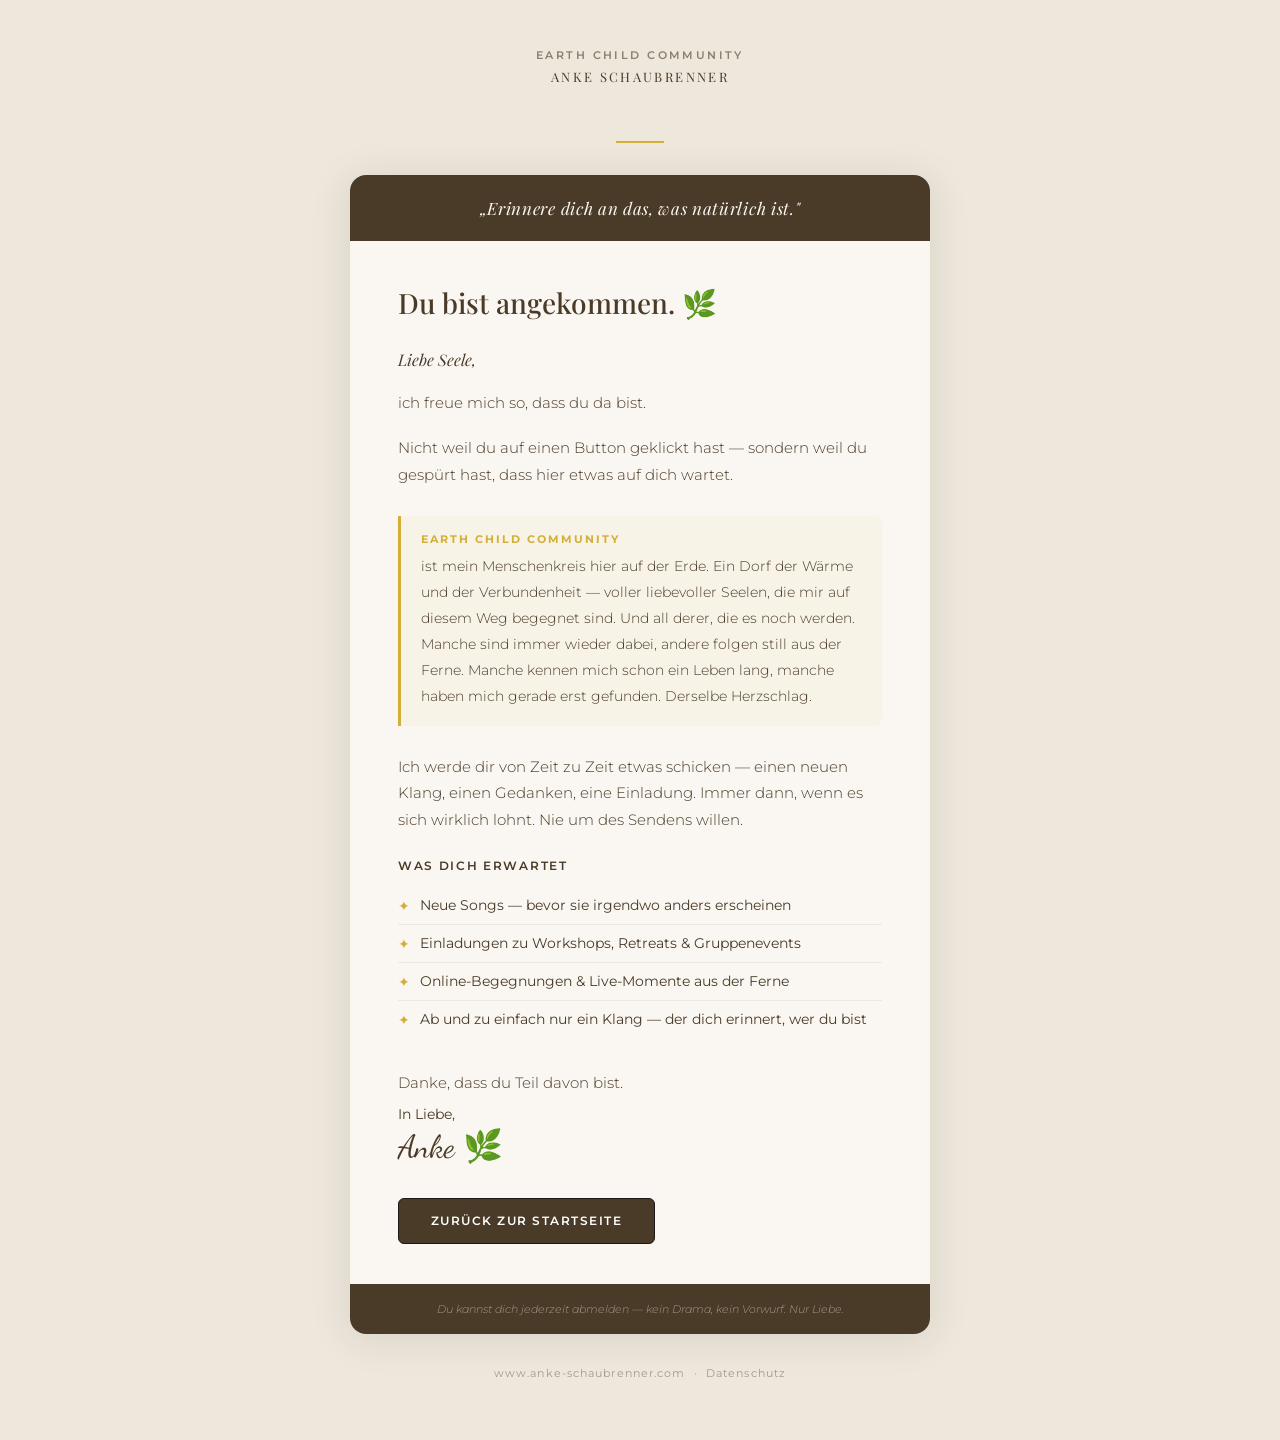
<file: willkommen-community.html>
<!DOCTYPE html>
<html lang="de">
<head>
  <meta charset="UTF-8">
  <meta name="viewport" content="width=device-width, initial-scale=1.0">
  <title>Du bist angekommen — Earth Child Community</title>

  <link rel="preconnect" href="https://fonts.googleapis.com">
  <link rel="preconnect" href="https://fonts.gstatic.com" crossorigin>
  <link href="https://fonts.googleapis.com/css2?family=Dancing+Script:wght@600&family=Playfair+Display:ital,wght@0,400;0,500;1,400;1,500&family=Montserrat:wght@300;400;500;600&display=swap" rel="stylesheet">

  <style>
    :root {
      --cream:  #FAF7F2;
      --brown:  #4A3B28;
      --gold:   #D4AF37;
      --sand:   #EDE7DC;
      --white:  #FFFFFF;
      --black:  #1A1A1A;
    }

    * { margin: 0; padding: 0; box-sizing: border-box; }

    body {
      background: var(--sand);
      min-height: 100vh;
      font-family: 'Montserrat', sans-serif;
      display: flex;
      flex-direction: column;
      align-items: center;
      padding: 48px 20px 60px;
    }

    /* ===== HEADER ===== */
    .ec-header {
      text-align: center;
      margin-bottom: 32px;
      opacity: 0;
      animation: fade-up 0.6s 0.2s ease forwards;
    }
    .ec-label {
      font-size: 11px;
      font-weight: 600;
      letter-spacing: 0.22em;
      text-transform: uppercase;
      color: var(--brown);
      opacity: 0.6;
      margin-bottom: 6px;
    }
    .ec-name {
      font-family: 'Playfair Display', serif;
      font-size: 13px;
      font-weight: 400;
      letter-spacing: 0.18em;
      text-transform: uppercase;
      color: var(--brown);
    }

    /* Gold Linie */
    .gold-line {
      width: 48px;
      height: 1.5px;
      background: var(--gold);
      margin: 24px auto 32px;
      opacity: 0;
      animation: fade-up 0.5s 0.4s ease forwards;
    }

    /* ===== KARTE ===== */
    .card {
      background: var(--cream);
      border-radius: 16px;
      overflow: hidden;
      box-shadow: 0 4px 40px rgba(74,59,40,0.12);
      max-width: 580px;
      width: 100%;
      opacity: 0;
      animation: card-rise 0.9s 0.5s cubic-bezier(0.22,1,0.36,1) forwards;
    }

    @keyframes card-rise {
      from { opacity: 0; transform: translateY(30px); }
      to   { opacity: 1; transform: translateY(0); }
    }

    /* Oberes Zierband */
    .card-top {
      background: var(--brown);
      padding: 22px 40px;
      text-align: center;
    }
    .card-top p {
      font-family: 'Playfair Display', serif;
      font-style: italic;
      font-size: 17px;
      color: var(--cream);
      letter-spacing: 0.04em;
    }

    /* Inhalt */
    .card-body {
      padding: 44px 48px 40px;
    }

    .card-title {
      font-family: 'Playfair Display', serif;
      font-size: 28px;
      font-weight: 500;
      color: var(--brown);
      margin-bottom: 28px;
      line-height: 1.3;
    }

    .card-salut {
      font-family: 'Playfair Display', serif;
      font-style: italic;
      font-size: 16px;
      color: var(--brown);
      margin-bottom: 20px;
    }

    .card-text {
      font-size: 14.5px;
      color: var(--brown);
      line-height: 1.85;
      font-weight: 300;
      margin-bottom: 18px;
    }

    /* Community-Block */
    .community-block {
      border-left: 3px solid var(--gold);
      padding: 16px 20px;
      background: rgba(212,175,55,0.06);
      border-radius: 0 8px 8px 0;
      margin: 28px 0;
    }
    .community-block-label {
      font-size: 11px;
      font-weight: 700;
      letter-spacing: 0.18em;
      text-transform: uppercase;
      color: var(--gold);
      margin-bottom: 8px;
    }
    .community-block-text {
      font-size: 14px;
      color: var(--brown);
      line-height: 1.85;
      font-weight: 300;
    }

    /* Was dich erwartet */
    .expects-title {
      font-size: 12px;
      font-weight: 600;
      letter-spacing: 0.14em;
      text-transform: uppercase;
      color: var(--brown);
      margin: 24px 0 14px;
    }

    .expects-list {
      list-style: none;
      display: flex;
      flex-direction: column;
    }
    .expects-list li {
      display: flex;
      align-items: flex-start;
      gap: 10px;
      padding: 9px 0;
      border-bottom: 1px solid rgba(74,59,40,0.08);
      font-size: 14px;
      color: var(--brown);
      font-weight: 400;
    }
    .expects-list li:last-child { border-bottom: none; }
    .expects-list li span.dot {
      color: var(--gold);
      font-size: 14px;
      flex-shrink: 0;
      margin-top: 1px;
    }

    /* Abschluss */
    .card-close {
      font-size: 14.5px;
      color: var(--brown);
      line-height: 1.85;
      font-weight: 300;
      margin: 32px 0 8px;
    }
    .card-von {
      font-size: 14px;
      color: var(--brown);
      font-weight: 400;
      margin-bottom: 4px;
    }
    .card-signatur {
      font-family: 'Dancing Script', cursive;
      font-size: 2rem;
      color: var(--brown);
      margin-bottom: 32px;
    }

    /* Button */
    .btn-home {
      display: inline-block;
      padding: 0.9rem 2rem;
      background: var(--brown);
      color: var(--white);
      font-family: 'Montserrat', sans-serif;
      font-size: 0.78rem;
      font-weight: 600;
      letter-spacing: 0.12em;
      text-transform: uppercase;
      text-decoration: none;
      border-radius: 6px;
      border: 1.5px solid var(--black);
      transition: background 0.3s, transform 0.2s, box-shadow 0.2s;
    }
    .btn-home:hover {
      background: var(--black);
      transform: translateY(-3px);
      box-shadow: 0 8px 24px rgba(26,26,26,0.18);
    }

    /* Unteres Zierband */
    .card-bottom {
      background: var(--brown);
      padding: 18px 40px;
      text-align: center;
    }
    .card-bottom p {
      font-size: 11px;
      color: rgba(250,247,242,0.5);
      font-weight: 300;
      font-style: italic;
    }

    /* Footer */
    .ec-footer {
      margin-top: 32px;
      text-align: center;
      opacity: 0;
      animation: fade-up 0.5s 1.2s ease forwards;
    }
    .ec-footer p {
      font-size: 11px;
      color: rgba(74,59,40,0.45);
      letter-spacing: 0.1em;
    }
    .ec-footer a {
      color: rgba(74,59,40,0.45);
      text-decoration: none;
      transition: color 0.2s;
    }
    .ec-footer a:hover { color: var(--gold); }

    @keyframes fade-up {
      from { opacity: 0; transform: translateY(14px); }
      to   { opacity: 1; transform: translateY(0); }
    }

    @media (max-width: 540px) {
      .card-body { padding: 32px 24px 28px; }
      .card-top, .card-bottom { padding: 18px 24px; }
      .card-title { font-size: 22px; }
    }
  </style>
</head>
<body>

  <!-- Header -->
  <div class="ec-header">
    <p class="ec-label">Earth Child Community</p>
    <p class="ec-name">Anke Schaubrenner</p>
  </div>

  <!-- Gold Linie -->
  <div class="gold-line"></div>

  <!-- Karte -->
  <div class="card">

    <!-- Oberes Zierband -->
    <div class="card-top">
      <p>„Erinnere dich an das, was natürlich ist."</p>
    </div>

    <!-- Inhalt -->
    <div class="card-body">

      <p class="card-title">Du bist angekommen. 🌿</p>

      <p class="card-salut">Liebe Seele,</p>

      <p class="card-text">ich freue mich so, dass du da bist.</p>
      <p class="card-text">Nicht weil du auf einen Button geklickt hast — sondern weil du gespürt hast, dass hier etwas auf dich wartet.</p>

      <!-- Community Block -->
      <div class="community-block">
        <p class="community-block-label">Earth Child Community</p>
        <p class="community-block-text">ist mein Menschenkreis hier auf der Erde. Ein Dorf der Wärme und der Verbundenheit — voller liebevoller Seelen, die mir auf diesem Weg begegnet sind. Und all derer, die es noch werden. Manche sind immer wieder dabei, andere folgen still aus der Ferne. Manche kennen mich schon ein Leben lang, manche haben mich gerade erst gefunden. Derselbe Herzschlag.</p>
      </div>

      <p class="card-text">Ich werde dir von Zeit zu Zeit etwas schicken — einen neuen Klang, einen Gedanken, eine Einladung. Immer dann, wenn es sich wirklich lohnt. Nie um des Sendens willen.</p>

      <!-- Was dich erwartet -->
      <p class="expects-title">Was dich erwartet</p>
      <ul class="expects-list">
        <li><span class="dot">✦</span> Neue Songs — bevor sie irgendwo anders erscheinen</li>
        <li><span class="dot">✦</span> Einladungen zu Workshops, Retreats &amp; Gruppenevents</li>
        <li><span class="dot">✦</span> Online-Begegnungen &amp; Live-Momente aus der Ferne</li>
        <li><span class="dot">✦</span> Ab und zu einfach nur ein Klang — der dich erinnert, wer du bist</li>
      </ul>

      <!-- Abschluss -->
      <p class="card-close">Danke, dass du Teil davon bist.</p>
      <p class="card-von">In Liebe,</p>
      <p class="card-signatur">Anke 🌿</p>

      <a href="index.html" class="btn-home">Zurück zur Startseite</a>

    </div>

    <!-- Unteres Zierband -->
    <div class="card-bottom">
      <p>Du kannst dich jederzeit abmelden — kein Drama, kein Vorwurf. Nur Liebe.</p>
    </div>

  </div>

  <!-- Footer -->
  <div class="ec-footer">
    <p>
      <a href="https://www.anke-schaubrenner.com">www.anke-schaubrenner.com</a>
      &nbsp;·&nbsp;
      <a href="datenschutz.html">Datenschutz</a>
    </p>
  </div>

</body>
</html>
</file>
<file: styles.css>
/* ============================================================
   KALUNA FEE — Anke Schaubrenner
   Stylesheet
   ============================================================ */

/* --- Variablen --- */
:root {
  --cream:      #FAF7F2;
  --brown:      #4A3B28;
  --gold:       #D4AF37;
  --beige:      #E8D5C4;
  --sand:       #EED7B8;  /* Stammfarbe — Footer, Akzente */
  --warm:       #EDE7DC;  /* Karten, Kontaktformular */
  --black:      #1A1A1A;
  --pure-black: #000000;
  --dark:       #16142D;
  --white:      #FFFFFF;
  --font-heading: 'Playfair Display', serif;
  --font-body:    'Montserrat', sans-serif;
}

/* --- Reset & Basis --- */
*, *::before, *::after { box-sizing: border-box; margin: 0; padding: 0; }

html, body { scroll-behavior: smooth; }
html { scroll-padding-top: 80px; }

body {
  position: relative;
  font-family: var(--font-body);
  background-color: var(--cream);
  color: var(--black);
  font-size: 16px;
  line-height: 1.7;
}

img { max-width: 100%; display: block; }
a { text-decoration: none; color: inherit; }
ul { list-style: none; }

/* --- Typografie --- */
h1, h2, h3, h4 {
  font-family: var(--font-heading);
  font-weight: 500;
  line-height: 1.3;
  color: var(--black);
}

h1 { font-size: clamp(2rem, 5vw, 3.5rem); }
h2 { font-size: clamp(1.6rem, 4vw, 2.8rem); }
h3 { font-size: clamp(1.2rem, 3vw, 1.8rem); }
h4 { font-size: 1.1rem; font-weight: 600; font-family: var(--font-body); letter-spacing: 0.05em; }

blockquote {
  font-family: var(--font-heading);
  font-style: italic;
  font-size: clamp(1.2rem, 3vw, 2rem);
  line-height: 1.5;
  color: var(--black);
}

p {
  font-size: 0.95rem;
  color: var(--black);
}

em { font-style: italic; }

/* --- Buttons --- */
.btn {
  display: inline-block;
  padding: 0.8rem 2rem;
  font-family: var(--font-body);
  font-size: 0.85rem;
  font-weight: 500;
  letter-spacing: 0.08em;
  text-transform: uppercase;
  cursor: pointer;
  transition: all 0.3s ease;
  border: none;
  border-radius: 6px;
}

.btn-outline {
  background: transparent;
  border: 1.5px solid var(--brown);
  color: var(--brown);
}
.btn-outline:hover { background: var(--brown); color: var(--cream); }

.btn-dark {
  background: var(--brown);
  color: var(--cream);
}
.btn-dark:hover { background: var(--black); }

.btn-gold {
  background: var(--gold);
  color: var(--brown);
}
.btn-gold:hover { background: var(--brown); color: var(--gold); }

/* --- Navigation --- */
nav {
  position: absolute;
  top: calc(1.5rem + 3px);
  left: 12.5%;
  width: 75%;
  z-index: 1000;
  display: flex;
  align-items: center;
  justify-content: space-between;
  gap: 1.2rem;
  padding: 0.85rem 2.5rem;
  background: var(--cream);
  border-radius: 4px;
  border: 1px solid rgba(26, 26, 26, 0.55);
  box-shadow: 0 2px 16px rgba(74, 59, 40, 0.08);
}

.nav-logo {
  font-family: var(--font-body);
  font-size: 1.5rem;
  font-weight: 500;
  letter-spacing: 0.06em;
  color: var(--brown);
  white-space: nowrap;
  line-height: 1;
  display: flex;
  align-items: center;
}

.nav-links {
  display: flex;
  gap: calc(1rem + 6px);
  flex: 1;
  justify-content: center;
}

.nav-links a {
  font-size: 1.2rem;
  font-weight: 500;
  letter-spacing: 0.06em;
  color: var(--brown);
  transition: color 0.2s;
}
.nav-links a:hover { color: var(--gold); }

.nav-social {
  display: flex;
  gap: 1rem;
  align-items: center;
}

.nav-social a {
  font-size: 1.2rem;
  color: var(--brown);
  transition: color 0.2s;
}
.nav-social a:hover { color: var(--gold); }

/* --- Coming Soon Toast --- */
.coming-soon-toast {
  position: fixed;
  top: 5rem;
  left: 50%;
  transform: translateX(-50%) translateY(-10px);
  background: var(--brown);
  color: var(--cream);
  padding: 0.65rem 1.8rem;
  border-radius: 6px;
  font-family: var(--font-body);
  font-size: 0.82rem;
  letter-spacing: 0.12em;
  text-transform: uppercase;
  opacity: 0;
  transition: opacity 0.25s, transform 0.25s;
  pointer-events: none;
  z-index: 9999;
  white-space: nowrap;
}
.coming-soon-toast.show {
  opacity: 1;
  transform: translateX(-50%) translateY(0);
}

/* --- SECTION 1: Hero --- */
.hero {
  position: relative;
  height: 100vh;
  min-height: 600px;
  overflow: hidden;
}

.hero-image {
  width: 100%;
  height: calc(100% + 100px);
  margin-top: -100px;
  object-fit: cover;
  object-position: 33% 35%;
  filter: contrast(1.08) brightness(1.04) saturate(1.05);
  transform: translateX(-150px) scale(1.38);
  transform-origin: 33% 35%;
}

.hero-overlay {
  position: absolute;
  inset: 0;
  background: transparent;
}

.hero-content {
  position: absolute;
  top: calc(62% + 2cm + 10px);
  transform: translateY(-50%);
  left: 10%;
  max-width: 42%;
  text-align: center;
}

.hero-content blockquote {
  font-family: 'Playfair Display', serif;
  font-style: italic;
  font-weight: 500;
  font-size: 40px;
  color: var(--white);
  margin-bottom: 1.8rem;
  line-height: 1.35;
  letter-spacing: 0.03em;
  display: block;
  background: linear-gradient(to right, rgba(74,59,40,0.85) 0%, rgba(74,59,40,0.4) 60%, transparent 100%);
  padding: 0.6rem 1.5rem 0.6rem 0;
}

.hero-content .btn {
  margin-top: calc(0.5cm + 20px);
}

.hero-content .btn-outline {
  background: rgba(250, 247, 242, 0.88);
  color: var(--brown);
  border-color: var(--brown);
}
.hero-content .btn-outline:hover {
  background: var(--brown);
  color: var(--cream);
}

/* =============================================
   HERO KREIS — Earth Child Community
   ============================================= */

.hcnl {
  position: absolute;
  top: calc(1.5rem + 3px + 62px + 4rem); /* weiter runter */
  left: 12.5%;
  z-index: 20;
  display: flex;
  flex-direction: column;
  align-items: center;
  width: 280px;
}

/* --- KREIS (Stufe 1) --- */
.hcnl-circle {
  position: relative;
  width: 110px;
  height: 110px;
  cursor: pointer;
  flex-shrink: 0;
  transition: transform 0.3s ease;
}
.hcnl-circle:hover { transform: scale(1.05); }
.hcnl--open .hcnl-circle,
.hcnl--success .hcnl-circle { cursor: default; }

/* Äußerer schwarzer Streifen */
.hcnl-ring-black {
  position: absolute;
  inset: -6px;
  border-radius: 50%;
  border: 1.5px solid var(--black);
  opacity: 0.35;
}

/* Brauner Außenring */
.hcnl-ring-outer {
  position: absolute;
  inset: 0;
  border-radius: 50%;
  border: 2.5px solid var(--brown);
}

/* Pulsierende Ringe — braun */
.hcnl-ring-pulse {
  position: absolute;
  inset: 0;
  border-radius: 50%;
  border: 2px solid var(--brown);
  opacity: 0;
  animation: hcnl-pulse-out 2.2s 0.8s ease-out infinite;
}
.hcnl-ring-pulse-2 {
  border: 1.5px solid rgba(74,59,40,0.55);
  animation-delay: 1.5s;
}

@keyframes hcnl-pulse-out {
  0%   { opacity: 0.8; transform: scale(1); }
  100% { opacity: 0;   transform: scale(1.9); }
}

/* Creme-Innenkreis mit schwarzem Rand */
.hcnl-ring-inner {
  position: absolute;
  inset: 10px;
  border-radius: 50%;
  background: var(--cream);
  border: 1.5px solid var(--black);
  box-shadow: 0 8px 32px rgba(74,59,40,0.18);
}

/* Herz-Icon im Kern — gold */
.hcnl-checkmark {
  position: absolute;
  inset: 0;
  display: flex;
  align-items: center;
  justify-content: center;
}
.hcnl-checkmark svg {
  width: 28px; height: 28px;
  fill: var(--gold);
  filter: drop-shadow(0 1px 4px rgba(212,175,55,0.5));
  animation: hcnl-heartbeat 2.6s ease-in-out infinite;
}
@keyframes hcnl-heartbeat {
  0%, 100% { transform: scale(1); }
  14%  { transform: scale(1.2); }
  28%  { transform: scale(1); }
  42%  { transform: scale(1.1); }
  56%  { transform: scale(1); }
}

/* Orbit-Punkte */
.hcnl-orbit {
  position: absolute;
  inset: -14px;
  border-radius: 50%;
}
.hcnl-orbit-dot {
  position: absolute;
  width: 6px; height: 6px;
  border-radius: 50%;
  background: var(--gold);
  border: 1px solid var(--brown);
  top: 50%; left: 50%;
  margin: -3px 0 0 -3px;
  transform-origin: -52px 0;
}
.hcnl-orbit-dot:nth-child(1) { animation: hcnl-spin 4s linear infinite; }
.hcnl-orbit-dot:nth-child(2) { animation: hcnl-spin 4s 1.33s linear infinite; transform: rotate(120deg) translateX(-52px); }
.hcnl-orbit-dot:nth-child(3) { animation: hcnl-spin 4s 2.66s linear infinite; transform: rotate(240deg) translateX(-52px); }
@keyframes hcnl-spin {
  from { transform: rotate(0deg) translateX(-52px); }
  to   { transform: rotate(360deg) translateX(-52px); }
}

/* Herz-Badge oben rechts */
.hcnl-heart-badge {
  position: absolute;
  top: -2px; right: -2px;
  width: 28px; height: 28px;
  background: var(--gold);
  border-radius: 50%;
  border: 1.5px solid var(--brown);
  display: flex; align-items: center; justify-content: center;
  box-shadow: 0 2px 8px rgba(74,59,40,0.18);
}
.hcnl-heart-badge svg {
  width: 13px; height: 13px;
  fill: var(--cream);
  animation: hcnl-heartbeat 1.4s ease-in-out infinite;
}

/* Hint-Text */
.hcnl-hint {
  margin-top: 0.7rem;
  font-family: var(--font-body);
  font-size: 0.68rem;
  font-weight: 600;
  letter-spacing: 0.14em;
  text-transform: uppercase;
  color: var(--cream);
  text-shadow: 0 1px 5px rgba(0,0,0,0.65);
  white-space: nowrap;
  animation: hcnl-hint-pulse 2.2s 0.8s ease-in-out infinite;
}

@keyframes hcnl-hint-pulse {
  0%   { opacity: 0.45; letter-spacing: 0.14em; }
  30%  { opacity: 1;    letter-spacing: 0.18em; }
  100% { opacity: 0.45; letter-spacing: 0.14em; }
}

/* --- KARTE (Stufe 2) --- */
.hcnl-card {
  position: absolute;
  top: 0;
  left: 0;
  width: 100%;
  background: rgba(250, 247, 242, 0.95);
  backdrop-filter: blur(10px);
  border: 1px solid rgba(74,59,40,0.15);
  border-radius: 14px;
  padding: 1rem 1.15rem 0.9rem;
  box-shadow: 0 8px 32px rgba(74,59,40,0.18);
  opacity: 0;
  pointer-events: none;
  transform: translateY(-8px) scale(0.97);
  transition: opacity 0.15s ease, transform 0.15s ease;
}
.hcnl--open .hcnl-card {
  opacity: 1;
  pointer-events: all;
  transform: translateY(0) scale(1);
}

.hcnl-close {
  position: absolute;
  top: 0.5rem;
  right: 0.7rem;
  background: none;
  border: none;
  font-size: 1.1rem;
  color: rgba(74,59,40,0.4);
  cursor: pointer;
  line-height: 1;
  padding: 0.1rem 0.3rem;
  transition: color 0.2s;
}
.hcnl-close:hover { color: var(--brown); }

.hcnl-card-label {
  font-size: 0.65rem;
  font-weight: 700;
  letter-spacing: 0.16em;
  text-transform: uppercase;
  color: var(--gold);
  margin-bottom: 0.2rem;
  padding-right: 1.2rem;
}

.hcnl-card-sub {
  font-size: 0.78rem;
  color: var(--brown);
  line-height: 1.45;
  margin-bottom: 0.75rem;
  opacity: 0.82;
}

.hcnl-form { display: flex; flex-direction: column; gap: 0.45rem; }

.hcnl-form input[type="email"] {
  padding: 0.5rem 0.8rem;
  border: 1px solid rgba(74,59,40,0.22);
  border-radius: 7px;
  background: rgba(255,255,255,0.8);
  color: var(--brown);
  font-family: var(--font-body);
  font-size: 0.8rem;
  outline: none;
  transition: border-color 0.2s;
}
.hcnl-form input[type="email"]::placeholder { color: rgba(74,59,40,0.33); }
.hcnl-form input[type="email"]:focus { border-color: var(--gold); }
.hcnl-form input[type="email"].cf-invalid { border-color: #e05c5c; }

.hcnl-submit {
  padding: 0.5rem 1rem;
  background: var(--brown);
  color: var(--cream);
  border: none;
  border-radius: 7px;
  font-family: var(--font-body);
  font-size: 0.8rem;
  font-weight: 600;
  letter-spacing: 0.06em;
  cursor: pointer;
  transition: opacity 0.2s, transform 0.2s;
}
.hcnl-submit:hover { opacity: 0.85; transform: translateY(-1px); }
.hcnl-submit:disabled { opacity: 0.45; cursor: not-allowed; transform: none; }

.hcnl-card-note {
  font-size: 0.67rem;
  color: rgba(74,59,40,0.42);
  margin-top: 0.5rem;
  letter-spacing: 0.03em;
}

/* --- BELOHNUNG (Stufe 3) --- */
.hcnl-reward {
  display: none; /* wird nur via JS genutzt */
}

/* Stufe 3: Karte ausblenden, Kreis pulsiert golden */
.hcnl--success .hcnl-card   { opacity: 0; pointer-events: none; }
.hcnl--success .hcnl-circle { animation: hcnl-success-glow 1s ease forwards; }
.hcnl--success .hcnl-orbit  { opacity: 0; transition: opacity 0.3s; }

@keyframes hcnl-success-glow {
  0%   { transform: scale(1); filter: none; }
  40%  { transform: scale(1.15); filter: drop-shadow(0 0 18px rgba(212,175,55,0.9)); }
  100% { transform: scale(1); filter: drop-shadow(0 0 8px rgba(212,175,55,0.5)); }
}

/* Willkommen-Text (fixed, per JS positioniert) */
.hcnl-welcome {
  position: absolute;
  pointer-events: none;
  z-index: 99998;
  text-align: center;
  transform: translateX(-50%);
  opacity: 0;
  animation: hcnl-welcome-in 0.7s cubic-bezier(0.34,1.56,0.64,1) forwards;
}
.hcnl-welcome strong {
  display: block;
  font-family: var(--font-heading);
  font-style: italic;
  font-size: 1.4rem;
  color: var(--cream);
  text-shadow: 0 2px 12px rgba(0,0,0,0.7), 0 0 30px rgba(212,175,55,0.5);
  white-space: nowrap;
}
.hcnl-welcome span {
  display: block;
  font-family: var(--font-body);
  font-size: 0.72rem;
  letter-spacing: 0.14em;
  text-transform: uppercase;
  color: var(--gold);
  text-shadow: 0 1px 8px rgba(0,0,0,0.6);
  margin-top: 0.3rem;
}

@keyframes hcnl-welcome-in {
  0%   { opacity: 0; transform: translateX(-50%) translateY(16px) scale(0.85); }
  100% { opacity: 1; transform: translateX(-50%) translateY(0)    scale(1); }
}

.hero-partners {
  overflow: hidden;
  width: 100%;
  height: 70px;
  margin-top: calc(2rem + 25px);
  background: transparent;
}

.hero-partners-track {
  display: flex;
  align-items: center;
  gap: 3rem;
  width: max-content;
  animation: scroll-logos 60s linear infinite;
}

@keyframes scroll-logos {
  from { transform: translateX(0); }
  to   { transform: translateX(-50%); }
}

.hero-partners img {
  height: 48px;
  width: auto;
  object-fit: contain;
  filter: grayscale(100%);
  opacity: 0.9;
}

.partner-text {
  font-size: 0.7rem;
  letter-spacing: 0.1em;
  color: var(--brown);
  font-weight: 600;
}

/* --- SECTION 2: Großes Zitat --- */
.section-quote {
  padding: 8rem 4rem;
  text-align: center;
  background: var(--cream);
}

.section-quote blockquote {
  font-size: 44px;
  font-style: normal;
  color: var(--brown);
  margin-bottom: 2.5rem;
  max-width: 1300px;
  margin-left: auto;
  margin-right: auto;
}

.section-quote blockquote span {
  text-decoration: underline;
  text-decoration-color: var(--gold);
  text-underline-offset: 4px;
}

.section-quote p {
  font-size: 20px;
  max-width: 800px;
  margin: 0 auto 0;
  color: var(--black);
}

.signature-img {
  height: 290px;
  width: auto;
  margin-top: -60px;
}

.quote-cta {
  display: flex;
  flex-direction: column;
  align-items: center;
  gap: 0.5rem;
}

.signature {
  font-family: 'Dancing Script', cursive;
  font-size: 3.2rem;
  color: var(--brown);
  margin-bottom: 2.5rem;
  opacity: 0.9;
  transform: rotate(-2deg);
  display: inline-block;
}

/* --- Chevron-Trenner zwischen Sektionen --- */
.section-chevron {
  text-align: center;
  padding: 1.5rem 0;
  background: inherit;
}
.section-chevron svg {
  opacity: 1;
  color: var(--black);
}

/* --- SECTION 3: Naturgewalt --- */
.section-naturgewalt {
  display: flex;
  flex-direction: column;
  background: var(--white);
  padding: 120px 4% 80px;
}

.section-naturgewalt > h2 {
  font-size: 48px;
  font-family: var(--font-heading);
  color: var(--black);
  font-weight: 400;
  line-height: 1.2;
  margin-bottom: 120px;
  max-width: 1200px;
  width: 100%;
  margin-left: auto;
  margin-right: auto;
}

.section-naturgewalt > h2 em {
  font-style: italic;
}

.naturgewalt-grid {
  display: grid;
  grid-template-columns: 1fr 1fr;
  align-items: stretch;
  gap: 4rem;
  max-width: 1200px;
  margin: 0 auto;
  width: 100%;
}

.naturgewalt-image {
  width: 100%;
  height: 100%;
  min-height: 400px;
  object-fit: cover;
  object-position: center top;
  filter: grayscale(100%);
  display: block;
  border-radius: 6px;
}

.naturgewalt-text {
  padding: 0 2rem 0 0;
  display: flex;
  flex-direction: column;
  justify-content: flex-start;
}

.naturgewalt-text blockquote {
  font-size: 36px;
  font-style: normal;
  margin-bottom: 2rem;
  color: var(--black);
}

.naturgewalt-text-cols {
  display: grid;
  grid-template-columns: 1fr 1fr;
  gap: 2.5rem;
  align-items: start;
}

.naturgewalt-text p {
  font-size: 18px;
  line-height: 1.8;
  margin: 0;
}

/* --- SECTION 4: Methode --- */
.methode-particles {
  position: absolute;
  inset: 0;
  overflow: visible;
  pointer-events: none;
  z-index: 0;
}
.methode-particle {
  position: absolute;
  border-radius: 50%;
}
@keyframes flash {
  0%    { opacity: 0;   transform: scale(0.2); }
  5%    { opacity: 1;   transform: scale(1.4); }
  14%   { opacity: 0.8; transform: scale(1); }
  28%   { opacity: 0;   transform: scale(0.9); }
  100%  { opacity: 0;   transform: scale(0.9); }
}

.section-methode {
  position: relative;
  padding: 4rem 4% 7rem calc(4% + max(0px, (100% - 8% - 1200px) / 2));
  max-width: calc(100% - 720px);
  background: var(--cream);
}

.section-methode h2,
.section-methode p,
.section-methode h3 {
  position: relative;
  z-index: 1;
}

.section-methode h2 {
  font-size: 38px;
  margin-bottom: 2rem;
}

.section-methode h2 .highlight {
  border-bottom: 2px solid var(--gold);
  padding-bottom: 2px;
}

@keyframes materialise {
  0%, 100% {
    opacity: 0.6;
    filter: blur(1px);
    transform: translateY(2px);
  }
  50% {
    opacity: 1;
    filter: blur(0px);
    transform: translateY(-2px);
  }
}

.augenblick-anim {
  display: inline;
}

.augenblick-anim span {
  display: inline-block;
  animation: materialise 4s ease-in-out infinite;
  animation-delay: calc(var(--i) * 0.1s);
}

.section-methode p {
  font-size: 18px;
  margin-bottom: 1.5rem;
  line-height: 1.9;
}

.section-methode h3 {
  font-size: 1.1rem;
  margin: 2.5rem 0 1rem;
  font-family: var(--font-body);
  font-weight: 600;
}

/* --- SECTION 5: Drei Wege --- */
.section-dreiwege {
  padding: calc(5rem + 20px) 2rem 7rem;
  text-align: center;
  background: var(--white);
}

.section-dreiwege h2 {
  margin-bottom: 2rem;
  letter-spacing: 0.05em;
  font-size: 48px;
}

.dreiwege-chevron {
  margin-top: 60px;
  margin-bottom: calc(3rem + 40px);
}

.dreiwege-grid {
  display: grid;
  grid-template-columns: repeat(3, 1fr);
  gap: 2.5rem;
  max-width: 1254px;
  margin: 0 auto;
}

.dreiwege-card {
  display: flex;
  flex-direction: column;
  align-items: center;
  text-align: center;
  border: 1px solid var(--black);
  border-radius: 14px;
  padding: 0 1.5rem calc(2rem + 20px);
  background: transparent;
}

.dreiwege-card-img-wrap {
  position: relative;
  width: calc(100% + 3rem);
  margin-left: -1.5rem;
  margin-right: -1.5rem;
  aspect-ratio: 5/6;
  overflow: hidden;
  margin-bottom: 1.8rem;
  border-radius: 14px 14px 0 0;
  border-bottom: 1px solid var(--black);
}

.dreiwege-card-img-wrap img {
  width: 100%;
  height: 100%;
  object-fit: cover;
}

.dreiwege-card-img-wrap h3 {
  position: absolute;
  inset: 0;
  display: flex;
  align-items: center;
  justify-content: center;
  padding: 0;
  font-family: var(--font-heading);
  font-size: 72px;
  font-weight: 500;
  letter-spacing: 0.08em;
  color: var(--black);
  text-shadow: none;
  margin: 0;
}

.amp {
  font-family: var(--font-body);
  font-style: normal;
}

.dreiwege-card h4 {
  font-family: var(--font-heading);
  font-size: 38px;
  font-weight: 500;
  line-height: 1.1;
  margin-bottom: calc(1.8rem + 10px);
  color: var(--brown);
  text-align: center;
}

.dreiwege-card p {
  font-family: var(--font-body);
  font-size: 20px;
  font-weight: 500;
  margin-bottom: calc(1.4rem + 20px);
  max-width: 100%;
  opacity: 0.7;
  line-height: 1.7;
  text-align: center;
  flex-grow: 1;
}

.dreiwege-card .btn {
  margin-top: auto;
  background: rgba(74, 59, 40, 0.72);
  border-color: rgba(74, 59, 40, 0.72);
}

/* --- SECTION 6: Erfahrung --- */
.section-erfahrung {
  padding: 7rem 4%;
  background: var(--cream);
  color: var(--black);
}

.section-erfahrung-inner {
  max-width: 1200px;
  margin: 0 auto;
  width: 100%;
}

.section-erfahrung blockquote {
  text-align: center;
  margin-bottom: 1.5rem;
  font-size: 48px;
  font-style: normal;
}

.section-erfahrung .subtitle {
  text-align: center;
  margin-bottom: 4rem;
  font-size: 18px;
  color: var(--black);
  opacity: 0.7;
}

.erfahrung-liste {
  display: flex;
  flex-direction: column;
  gap: 0;
}

.erfahrung-item {
  display: grid;
  grid-template-columns: 1fr 60px 2fr;
  gap: 2rem;
  align-items: center;
  padding: 2rem 0;
  border-bottom: 1px solid rgba(26,26,26,0.15);
}

.erfahrung-item:first-child {
  border-top: 1px solid rgba(26,26,26,0.15);
}

.erfahrung-item h3 {
  font-family: var(--font-heading);
  font-size: 32px;
  font-weight: 500;
  color: var(--black);
  text-align: left;
  margin: 0;
  align-self: center;
}

.erfahrung-item p {
  font-size: 18px;
  line-height: 1.75;
  color: var(--black);
  opacity: 0.75;
}

.erfahrung-icon {
  width: 58px;
  height: 58px;
  background: var(--gold);
  border-radius: 50%;
  display: flex;
  align-items: center;
  justify-content: center;
  font-size: 1.2rem;
  margin: 0 auto;
}

.erfahrung-icon svg {
  width: 28px;
  height: 28px;
  stroke: var(--black);
  fill: none;
}

/* --- SECTION 7: Zahlen --- */
@keyframes laola {
  0%   { transform: translateY(0); }
  30%  { transform: translateY(-14px); }
  60%  { transform: translateY(4px); }
  100% { transform: translateY(0); }
}
.laola-letter {
  display: inline-block;
}
.laola-letter.animate {
  animation: laola 0.55s ease-in-out both;
}
.section-zahlen {
  padding: 7rem 4%;
  background: var(--white);
  position: relative;
  overflow-x: hidden;
}

.section-zahlen-inner {
  max-width: 1200px;
  margin: 0 auto;
  display: grid;
  grid-template-columns: 1fr 1fr;
  gap: 5rem;
  align-items: center;
  position: relative;
  z-index: 1;
}



.section-zahlen-left {
  display: flex;
  flex-direction: column;
  align-items: flex-start;
}

.section-zahlen h2 {
  margin-bottom: 1.5rem;
}

.section-zahlen .intro-text {
  margin-bottom: 2.5rem;
  font-size: 18px;
  line-height: 1.85;
  opacity: 0.75;
}

.zahlen-grid {
  display: grid;
  grid-template-columns: repeat(2, 1fr);
  gap: 1.2rem;
}

.zahlen-card {
  background: var(--warm);
  border: 1px solid var(--black);
  position: relative;
  z-index: 2;
  border-radius: 14px;
  padding: 2rem 1.5rem;
  text-align: left;
}

.zahlen-card .number {
  font-family: var(--font-heading);
  font-size: 2.8rem;
  color: var(--brown);
  display: block;
  margin-bottom: 0.4rem;
}

.zahlen-card .label {
  font-size: 0.9rem;
  color: var(--brown);
  opacity: 0.7;
  line-height: 1.4;
  display: block;
}

/* --- SECTION 8: Partner --- */
.section-partner {
  padding: 8rem 2rem 6rem;
  background: var(--cream);
  text-align: center;
}

.section-partner h2 {
  font-size: 48px;
  margin-bottom: 2rem;
  line-height: 1.2;
}

.section-partner p {
  max-width: 640px;
  margin: 0 auto 4rem;
  font-size: 18px;
  line-height: 1.85;
  opacity: 0.7;
  color: var(--black);
}

.partner-track-wrap {
  overflow: hidden;
  position: relative;
  width: 80%;
  height: 60px;
  margin: 0 auto;
  /* weiche Blenden links und rechts */
  -webkit-mask-image: linear-gradient(to right, transparent 0%, black 8%, black 92%, transparent 100%);
  mask-image: linear-gradient(to right, transparent 0%, black 8%, black 92%, transparent 100%);
}

.partner-track {
  display: flex;
  align-items: center;
  gap: 4rem;
  width: max-content;
  animation: partner-scroll 45s linear infinite;
}

.partner-track img {
  height: 42px;
  width: auto;
  object-fit: contain;
  filter: grayscale(100%);
  opacity: 0.9;
  flex-shrink: 0;
  transition: opacity 0.3s;
}

.partner-track img:hover {
  opacity: 1;
}

@keyframes partner-scroll {
  0%   { transform: translateX(0); }
  100% { transform: translateX(-50%); }
}

.partner-logo-text {
  font-size: 0.75rem;
  font-weight: 600;
  letter-spacing: 0.1em;
  color: var(--brown);
  text-transform: uppercase;
}

/* --- SECTION 9: Kontakt --- */
.section-contact {
  padding: 8rem 2rem;
  background: var(--white);
  text-align: center;
}

.section-contact-inner {
  max-width: 560px;
  margin: 0 auto;
  background: var(--cream);
  border-radius: 16px;
  padding: 4rem 3.5rem;
  border: 1px solid rgba(26,26,26,0.15);
}

.section-contact blockquote {
  font-size: 38px;
  font-style: italic;
  margin-bottom: 1rem;
  color: var(--black);
}

.section-contact .subtitle {
  margin-bottom: 2.5rem;
  font-size: 16px;
  line-height: 1.7;
  color: var(--black);
}

/* --- Kontaktformular (custom, DSGVO) --- */
#contact-form {
  text-align: left;
}

.cf-field {
  margin-bottom: 1.2rem;
}

.cf-field label {
  display: block;
  font-family: var(--font-body);
  font-size: 0.78rem;
  font-weight: 600;
  letter-spacing: 0.1em;
  text-transform: uppercase;
  color: var(--brown);
  margin-bottom: 0.45rem;
}

.cf-field input,
.cf-field textarea,
.cf-field select {
  width: 100%;
  padding: 0.85rem 1.1rem;
  font-family: var(--font-body);
  font-size: 0.9rem;
  background: var(--white);
  border: 1.5px solid rgba(74,59,40,0.18);
  border-radius: 6px;
  color: var(--black);
  outline: none;
  transition: border-color 0.2s, box-shadow 0.2s;
  box-sizing: border-box;
}

.cf-field input::placeholder,
.cf-field textarea::placeholder {
  color: rgba(74,59,40,0.35);
}

.cf-field input:focus,
.cf-field textarea:focus,
.cf-field select:focus {
  border-color: var(--brown);
  box-shadow: 0 0 0 3px rgba(74,59,40,0.07);
}

.cf-field input.cf-invalid,
.cf-field textarea.cf-invalid,
.cf-field select.cf-invalid {
  border-color: #c0392b;
}

.cf-field select {
  appearance: none;
  background-image: url("data:image/svg+xml,%3Csvg xmlns='http://www.w3.org/2000/svg' width='12' height='8' viewBox='0 0 12 8'%3E%3Cpath d='M1 1l5 5 5-5' stroke='%234A3B28' stroke-width='1.5' fill='none' stroke-linecap='round'/%3E%3C/svg%3E");
  background-repeat: no-repeat;
  background-position: right 1.1rem center;
  padding-right: 2.5rem;
  cursor: pointer;
}

.cf-field textarea {
  resize: vertical;
  min-height: 130px;
}

/* DSGVO Consent Block */
.cf-consent {
  background: rgba(74,59,40,0.04);
  border: 1px solid rgba(74,59,40,0.12);
  border-radius: 8px;
  padding: 1.4rem 1.5rem;
  margin-bottom: 1.4rem;
}

.cf-consent-intro,
.cf-consent-process {
  font-size: 0.78rem;
  line-height: 1.7;
  color: var(--black);
  margin-bottom: 1rem;
}

.cf-checkbox-label {
  display: flex;
  align-items: flex-start;
  gap: 0.75rem;
  cursor: pointer;
  margin-bottom: 1rem;
}

.cf-checkbox-label input[type="checkbox"] {
  position: absolute;
  opacity: 0;
  width: 0;
  height: 0;
}

.cf-checkmark {
  flex-shrink: 0;
  width: 18px;
  height: 18px;
  margin-top: 2px;
  border: 2px solid var(--brown);
  border-radius: 3px;
  background: var(--white);
  display: flex;
  align-items: center;
  justify-content: center;
  transition: background 0.2s, border-color 0.2s;
}

.cf-checkmark::after {
  content: '';
  display: none;
  width: 5px;
  height: 9px;
  border: 2px solid var(--white);
  border-top: none;
  border-left: none;
  transform: rotate(45deg) translateY(-1px);
}

.cf-checkbox-label input:checked ~ .cf-checkmark {
  background: var(--brown);
  border-color: var(--brown);
}

.cf-checkbox-label input:checked ~ .cf-checkmark::after {
  display: block;
}

.cf-checkbox-label.cf-invalid .cf-checkmark {
  border-color: #c0392b;
}

.cf-checkbox-text {
  font-size: 0.82rem;
  line-height: 1.6;
  color: var(--black);
  font-weight: 500;
}

.cf-consent-note {
  font-size: 0.75rem;
  line-height: 1.6;
  color: var(--black);
}

.cf-consent-note a {
  color: var(--brown);
  text-decoration: underline;
}

/* Consent Toggle */
.cf-consent-toggle {
  background: none;
  border: none;
  cursor: pointer;
  font-family: var(--font-body);
  font-size: 0.75rem;
  font-weight: 600;
  letter-spacing: 0.08em;
  color: var(--brown);
  text-decoration: underline;
  text-underline-offset: 3px;
  padding: 0.3rem 0;
  margin-top: 0.5rem;
  display: inline-flex;
  align-items: center;
  gap: 0.3rem;
  transition: color 0.2s;
}
.cf-consent-toggle:hover { color: var(--black); }

.cf-toggle-arrow {
  display: inline-block;
  transition: transform 0.25s ease;
}
.cf-consent-toggle[aria-expanded="true"] .cf-toggle-arrow {
  transform: rotate(180deg);
}

.cf-consent-details {
  display: none;
  margin-top: 0.8rem;
  padding-top: 0.8rem;
  border-top: 1px solid rgba(74,59,40,0.1);
}
.cf-consent-details.open { display: block; }

/* Error message */
.cf-error {
  display: none;
  background: #fdf2f2;
  border: 1px solid #e8c4c4;
  border-radius: 6px;
  padding: 0.75rem 1rem;
  font-size: 0.82rem;
  color: #c0392b;
  margin-bottom: 1rem;
}

.cf-error.visible {
  display: block;
}

/* Submit Button */
.cf-submit {
  width: 100%;
  display: flex;
  align-items: center;
  justify-content: center;
  gap: 0.6rem;
  padding: 1rem 2rem;
  font-size: 0.82rem;
  letter-spacing: 0.12em;
  position: relative;
}

.cf-submit-spinner {
  display: none;
  width: 16px;
  height: 16px;
  border: 2px solid rgba(255,255,255,0.3);
  border-top-color: var(--white);
  border-radius: 50%;
  animation: cf-spin 0.7s linear infinite;
}

.cf-submit.loading .cf-submit-spinner { display: inline-block; }
.cf-submit.loading .cf-submit-text { opacity: 0.7; }
.cf-submit:disabled { opacity: 0.7; cursor: not-allowed; }

@keyframes cf-spin {
  to { transform: rotate(360deg); }
}

/* --- altes contact-form (veraltet, bleibt für Kompatibilität) --- */
.contact-form {
  display: flex;
  flex-direction: column;
  gap: 1rem;
}

.contact-form input,
.contact-form textarea {
  width: 100%;
  padding: 0.9rem 1.2rem;
  font-family: var(--font-body);
  font-size: 15px;
  background: var(--white);
  border: 1px solid rgba(74, 59, 40, 0.2);
  border-radius: 6px;
  color: var(--black);
  outline: none;
  transition: border-color 0.2s;
  box-sizing: border-box;
}

.contact-form input::placeholder,
.contact-form textarea::placeholder {
  color: rgba(74, 59, 40, 0.45);
}

.contact-form input:focus,
.contact-form textarea:focus {
  border-color: var(--brown);
}

.contact-form textarea {
  min-height: 140px;
  resize: vertical;
}

.contact-form button {
  width: 100%;
  padding: 1rem;
  background: var(--brown);
  color: var(--cream);
  font-family: var(--font-body);
  font-size: 0.85rem;
  font-weight: 500;
  letter-spacing: 0.12em;
  text-transform: uppercase;
  cursor: pointer;
  border: none;
  border-radius: 6px;
  transition: background 0.3s;
  margin-top: 0.5rem;
}

.contact-form button:hover { background: var(--black); }

/* --- NEWSLETTER --- */
.section-newsletter {
  background: var(--brown);
  color: var(--cream);
  padding: 5rem 4%;
  text-align: center;
}

.newsletter-inner {
  max-width: 560px;
  margin: 0 auto;
}

.newsletter-label {
  font-family: var(--font-body);
  font-size: 0.75rem;
  font-weight: 600;
  letter-spacing: 0.18em;
  text-transform: uppercase;
  color: var(--gold);
  margin-bottom: 0.8rem;
}

.newsletter-title {
  font-family: var(--font-heading);
  font-size: 2rem;
  font-weight: 500;
  color: var(--cream);
  margin-bottom: 1rem;
  line-height: 1.2;
}

.newsletter-sub {
  font-size: 0.95rem;
  color: rgba(250,247,242,0.78);
  line-height: 1.8;
  margin-bottom: 2rem;
}

.newsletter-row {
  display: flex;
  gap: 0.6rem;
  justify-content: center;
  flex-wrap: wrap;
  margin-bottom: 1rem;
}

.newsletter-row input[type="email"] {
  flex: 1 1 240px;
  max-width: 340px;
  padding: 0.75rem 1.1rem;
  border: 1px solid rgba(250,247,242,0.35);
  border-radius: 6px;
  background: rgba(255,255,255,0.06);
  color: var(--cream);
  font-family: var(--font-body);
  font-size: 0.9rem;
  outline: none;
  transition: border-color 0.25s;
}

.newsletter-row input[type="email"]::placeholder { color: rgba(250,247,242,0.4); }
.newsletter-row input[type="email"]:focus { border-color: var(--gold); }
.newsletter-row input[type="email"].cf-invalid { border-color: #e05c5c; }

.btn-gold {
  background: var(--gold);
  color: var(--brown);
  border: none;
  padding: 0.75rem 1.6rem;
  border-radius: 6px;
  font-family: var(--font-body);
  font-size: 0.88rem;
  font-weight: 600;
  letter-spacing: 0.06em;
  cursor: pointer;
  transition: opacity 0.2s, transform 0.2s;
  white-space: nowrap;
}

.btn-gold:hover { opacity: 0.88; transform: translateY(-2px); }
.btn-gold:disabled { opacity: 0.5; cursor: not-allowed; transform: none; }

.newsletter-note {
  font-size: 0.75rem;
  color: rgba(250,247,242,0.45);
  letter-spacing: 0.04em;
}

.newsletter-success {
  display: none;
  font-size: 1rem;
  color: var(--gold);
  font-family: var(--font-heading);
  font-style: italic;
  margin-top: 0.5rem;
}

/* --- FOOTER NEWSLETTER --- */
.footer-newsletter { }

.footer-newsletter p {
  font-size: 0.82rem;
  color: rgba(74,59,40,0.7);
  margin-bottom: 0.85rem;
  line-height: 1.5;
}

.footer-nl-row {
  display: flex;
  gap: 0.4rem;
}

.footer-nl-row input[type="email"] {
  flex: 1;
  padding: 0.55rem 0.85rem;
  border: 1px solid rgba(74,59,40,0.3);
  border-radius: 6px;
  background: rgba(255,255,255,0.55);
  color: var(--brown);
  font-family: var(--font-body);
  font-size: 0.82rem;
  outline: none;
  transition: border-color 0.2s;
}

.footer-nl-row input[type="email"]::placeholder { color: rgba(74,59,40,0.35); }
.footer-nl-row input[type="email"]:focus { border-color: var(--brown); }
.footer-nl-row input[type="email"].cf-invalid { border-color: #e05c5c; }

.footer-nl-row button {
  padding: 0.55rem 0.9rem;
  background: var(--brown);
  color: var(--cream);
  border: none;
  border-radius: 6px;
  font-size: 1rem;
  cursor: pointer;
  transition: opacity 0.2s;
}

.footer-nl-row button:hover { opacity: 0.8; }
.footer-nl-row button:disabled { opacity: 0.4; cursor: not-allowed; }

.footer-nl-success {
  display: none;
  font-size: 0.85rem;
  color: var(--brown);
  font-style: italic;
  margin-top: 0.4rem;
}

/* --- FOOTER --- */
footer {
  background: var(--sand);
  color: var(--brown);
  padding: 5rem 4% 2.5rem;
}

.footer-inner {
  display: grid;
  grid-template-columns: 2fr 1fr 1fr 1fr;
  gap: 3rem;
  max-width: 1200px;
  margin: 0 auto;
  max-width: 1100px;
  margin: 0 auto;
  padding-bottom: 3rem;
  border-bottom: 1px solid rgba(250, 247, 242, 0.15);
}

.footer-brand h3 {
  font-family: var(--font-body);
  font-size: 1.2rem;
  font-weight: 700;
  letter-spacing: 0.15em;
  margin-bottom: 1rem;
  color: var(--brown);
}

.footer-brand p {
  font-size: 0.8rem;
  color: var(--brown);
  opacity: 0.75;
  max-width: 280px;
  line-height: 1.7;
}

footer h4 {
  font-family: var(--font-body);
  font-size: 0.8rem;
  font-weight: 700;
  letter-spacing: 0.1em;
  margin-bottom: 1rem;
  color: var(--brown);
  text-transform: uppercase;
}

footer ul li {
  margin-bottom: 0.6rem;
}

footer ul li a {
  font-size: 0.82rem;
  color: var(--brown);
  opacity: 0.8;
  transition: opacity 0.2s;
}

footer ul li a:hover { opacity: 1; }

.footer-avatar {
  width: 58px;
  height: 58px;
  border-radius: 50%;
  border: 1px solid rgba(74,59,40,0.25);
  overflow: hidden;
  margin-bottom: 0.6rem;
}

.footer-avatar img {
  width: 100%;
  height: 100%;
  object-fit: cover;
  object-position: center top;
}

.footer-contact-name {
  font-size: 0.88rem;
  color: var(--brown);
  font-weight: 500;
  margin-bottom: 0.2rem;
  margin: 0;
  opacity: 1;
}

.footer-contact-role {
  font-size: 0.75rem;
  color: var(--brown);
  opacity: 0.65;
  margin: 0 0 6px;
}

.footer-contact-email {
  font-size: 0.78rem;
  color: var(--brown);
  opacity: 0.75;
  margin: 0 0 10px;
  font-family: 'Montserrat', sans-serif;
  letter-spacing: 0.03em;
}

.footer-contact a.email-btn {
  display: inline-block;
  margin-top: 0.8rem;
  padding: 0.5rem 1.2rem;
  border: 1px solid rgba(74, 59, 40, 0.4);
  font-size: 0.78rem;
  color: var(--brown);
  letter-spacing: 0.08em;
  transition: all 0.2s;
}

.footer-contact a.email-btn:hover {
  background: var(--gold);
  border-color: var(--gold);
  color: var(--brown);
}

.footer-bottom {
  max-width: 1200px;
  margin: 1.5rem auto 0;
  padding-top: 1.2rem;
  border-top: 1px solid rgba(74,59,40,0.2);
  text-align: center;
  font-size: 0.75rem;
  color: var(--brown);
  opacity: 0.6;
}

/* --- Responsive --- */
@media (max-width: 992px) {
  .dreiwege-grid { grid-template-columns: 1fr; max-width: 400px; }
  .section-naturgewalt { grid-template-columns: 1fr; }
  .naturgewalt-left h2 { padding: 2.5rem 2rem 1.5rem; font-size: 36px; }
  .naturgewalt-text { padding: 3rem 2rem; }
  .erfahrung-item { grid-template-columns: 1fr; gap: 0.5rem; }
  .footer-inner { grid-template-columns: 1fr 1fr; }
}

/* ============================================================
   MOBILE NAVIGATION — Hamburger
   ============================================================ */
.nav-hamburger {
  display: none;
  flex-direction: column;
  gap: 5px;
  background: none;
  border: none;
  cursor: pointer;
  padding: 4px;
  z-index: 10001;
}
.nav-hamburger span {
  display: block;
  width: 22px;
  height: 2px;
  background: var(--brown);
  border-radius: 2px;
  transition: all 0.3s;
}
.nav-hamburger.open span:nth-child(1) { transform: translateY(7px) rotate(45deg); }
.nav-hamburger.open span:nth-child(2) { opacity: 0; }
.nav-hamburger.open span:nth-child(3) { transform: translateY(-7px) rotate(-45deg); }

/* ============================================================
   MOBILE — max-width: 768px
   ============================================================ */
@media (max-width: 768px) {

  /* Nav */
  nav {
    top: 0.6rem;
    left: 50%;
    transform: translateX(-50%);
    width: 94%;
    padding: 0.75rem 1.2rem;
    border-radius: 4px;
  }

  .nav-hamburger {
    display: flex;
  }

  .nav-links {
    display: none;
    position: absolute;
    top: calc(100% + 0.5rem);
    left: 0;
    right: 0;
    background: var(--white);
    flex-direction: column;
    align-items: center;
    padding: 1.5rem 0;
    gap: 1.2rem;
    border-radius: 8px;
    box-shadow: 0 8px 30px rgba(74,59,40,0.12);
  }

  .nav-links.open {
    display: flex;
  }

  .nav-links a {
    font-size: 1.3rem;
  }

  .nav-social {
    gap: 0.8rem;
  }

  .nav-logo {
    font-size: 1.1rem;
  }

  /* Hero (index.html) */
  .hero-content {
    top: auto;
    bottom: 8%;
    left: 5%;
    right: 5%;
    max-width: 100%;
    transform: none;
    text-align: center;
  }

  .hero-content blockquote {
    font-size: 22px;
  }

  /* Sections allgemein */
  section {
    padding-left: 1.2rem !important;
    padding-right: 1.2rem !important;
  }

  /* Zahlen-Karten (index.html) */
  .stats-grid {
    grid-template-columns: 1fr 1fr !important;
    gap: 1rem !important;
  }

  /* Dreiwege-Cards (index.html) */
  .ways-grid {
    grid-template-columns: 1fr !important;
    max-width: 400px;
    margin: 0 auto;
  }

  /* Workshop-Cards (soul.html) */
  .workshop-grid {
    grid-template-columns: 1fr !important;
    max-width: 420px;
    margin: 0 auto;
  }

  /* Zahlen-Grid (index.html) */
  .zahlen-grid { grid-template-columns: 1fr 1fr; }

  /* Quote & Footer */
  .section-quote { padding: 5rem 1.5rem; }
  .footer-inner { grid-template-columns: 1fr; gap: 2rem; }

  /* Hero Circle — kleiner + tiefer auf Mobile */
  .hcnl {
    top: calc(1.5rem + 3px + 52px + 1.4rem);
    left: 5%;
    width: 200px;
  }
  .hcnl-circle { width: 80px; height: 80px; }
  .hcnl-ring-inner { inset: 8px; }
  .hcnl-checkmark svg { width: 20px; height: 20px; }
  .hcnl-heart-badge { width: 22px; height: 22px; top: -1px; right: -1px; }
  .hcnl-heart-badge svg { width: 10px; height: 10px; }
  .hcnl-orbit-dot { width: 5px; height: 5px; transform-origin: -38px 0; }
  .hcnl-orbit-dot:nth-child(2) { transform: rotate(120deg) translateX(-38px); }
  .hcnl-orbit-dot:nth-child(3) { transform: rotate(240deg) translateX(-38px); }
  .hcnl-orbit { inset: -10px; }
  .hcnl-hint { font-size: 0.58rem; }
  .hcnl-card { width: 200px; padding: 0.85rem 1rem 0.75rem; }
  .hcnl-card-label { font-size: 0.58rem; }
  .hcnl-card-sub { font-size: 0.72rem; }

  /* Naturgewalt */
  .section-naturgewalt { padding: 4rem 1.5rem; }
  .naturgewalt-image { max-height: 340px; object-fit: cover; }

  /* Zahlen */
  .zahlen-content h2 { font-size: 1.6rem; }
  .zahlen-content p  { font-size: 0.88rem; }
  .stat-card         { padding: 1.2rem 0.8rem; }
  .stat-number       { font-size: 2rem; }

  /* Newsletter Sektion */
  .newsletter-title  { font-size: 1.5rem; }
  .newsletter-row    { flex-direction: column; align-items: stretch; }
  .newsletter-row input[type="email"] { max-width: 100%; }

  /* Footer */
  .footer-brand h3   { font-size: 1rem; }
  .footer-bottom p   { font-size: 0.68rem; text-align: center; }

  /* ---- HERO-BILD — Anke auf Mobile sichtbar machen ---- */
  .hero-image {
    transform: scale(1.15);
    transform-origin: 50% 12%;
    object-position: 50% 8%;
    height: 100%;
    margin-top: 0;
  }

  /* ---- METHODE — wichtigster Fix: max-width Reset ---- */
  .section-methode {
    max-width: 100%;
    padding: 3.5rem 1.5rem 5rem;
  }
  .section-methode h2 { font-size: 1.8rem; }
  .section-methode p  { font-size: 1rem; margin-bottom: 1.2rem; }
  .section-methode h3 { font-size: 1rem; }

  /* ---- NATURGEWALT ---- */
  .section-naturgewalt > h2 {
    font-size: 1.8rem;
    margin-bottom: 1.8rem;
    text-align: center;
  }
  .naturgewalt-grid {
    grid-template-columns: 1fr;
    gap: 0;
  }
  .naturgewalt-image {
    min-height: auto;
    max-height: 320px;
    width: 100%;
    object-fit: cover;
    order: 1;
  }
  .naturgewalt-text {
    padding: 2rem 0 0;
    order: 2;
  }
  .naturgewalt-text blockquote { font-size: 1.45rem; }
  .naturgewalt-text p          { font-size: 1rem; }
  .naturgewalt-text-cols       { grid-template-columns: 1fr; gap: 1.2rem; }

  /* ---- ERFAHRUNG ---- */
  .section-erfahrung blockquote {
    font-size: 1.7rem;
    line-height: 1.35;
  }
  .section-erfahrung .subtitle { font-size: 1rem; }
  .erfahrung-item {
    grid-template-columns: 1fr;
    text-align: center;
    gap: 0.8rem;
    padding: 1.5rem 0;
  }
  .erfahrung-item h3 { font-size: 1.4rem; text-align: center; }
  .erfahrung-icon    { margin: 0 auto; }
  .erfahrung-item p  { font-size: 1rem; }

  /* ---- DREIWEGE ---- */
  .section-dreiwege h2        { font-size: 1.8rem; }
  .dreiwege-card-img-wrap h3  { font-size: 2.8rem; }
  .dreiwege-card h4           { font-size: 1.6rem; margin-bottom: 1rem; }
  .dreiwege-card p            { font-size: 1rem; }

  /* ---- ZAHLEN (Section 7) ---- */
  .section-zahlen-inner {
    grid-template-columns: 1fr;
    gap: 2.5rem;
  }
  .section-zahlen-left {
    align-items: center;
    text-align: center;
  }
  .section-zahlen h2        { text-align: center; font-size: 1.8rem; }
  .section-zahlen .intro-text { text-align: center; font-size: 1rem; }
  .zahlen-card              { padding: 1.2rem 1rem; }

  /* ---- PARTNER (Section 8) ---- */
  .section-partner h2 { font-size: 1.8rem; }
  .section-partner p  { font-size: 1rem; }
  .partner-track-wrap { width: 95%; }

  /* ---- ZITAT (Section 2) ---- */
  .section-quote blockquote { font-size: 1.6rem; }
  .section-quote p          { font-size: 1rem; }
  .signature-img            { height: 160px; margin-top: -30px; }

  /* ---- KONTAKT ---- */
  .section-contact blockquote { font-size: 1.5rem; }
}

/* ============================================================
   MOBILE KLEIN — max-width: 480px (Smartphones)
   ============================================================ */
@media (max-width: 480px) {

  /* Hero */
  .hero-content blockquote { font-size: 18px; line-height: 1.4; }
  .hero-content .btn { font-size: 0.8rem; padding: 0.65rem 1.2rem; }
  .hero-partners { height: 50px; }
  .hero-partners img { height: 34px; }

  /* Hero Circle verstecken wenn sehr klein — zu wenig Platz */
  .hcnl { display: none; }

  /* Großes Zitat */
  .section-quote blockquote { font-size: 1.3rem; }
  .section-quote p { font-size: 0.88rem; }

  /* Naturgewalt */
  .naturgewalt-left h2 { font-size: 28px !important; }
  .naturgewalt-text blockquote { font-size: 1.1rem; }

  /* Methode */
  .section-methode h2 { font-size: 1.6rem; }
  .section-methode p  { font-size: 0.9rem; }

  /* Dreiwege-Cards */
  .way-card { min-height: 260px; }

  /* Erfahrung */
  .erfahrung-item { padding: 1rem 0; }

  /* Zahlen */
  .zahlen-grid { grid-template-columns: 1fr 1fr; gap: 0.7rem; }
  .stat-number { font-size: 1.8rem; }

  /* Partner Sektion */
  .section-partner { padding: 3.5rem 1.2rem; }
  .section-partner h2 { font-size: 1.5rem; }

  /* Kontakt */
  .section-contact-inner { padding: 3rem 1.2rem; }
  .section-contact blockquote { font-size: 1.3rem; }

  /* Newsletter */
  .section-newsletter { padding: 3.5rem 1.2rem; }
  .newsletter-title { font-size: 1.3rem; }

  /* Footer */
  .footer-inner { padding-bottom: 2rem; }
  footer { padding: 3rem 5% 1.5rem; }

  /* ---- METHODE ---- */
  .section-methode { padding: 3rem 1.2rem 4rem; }
  .section-methode h2 { font-size: 1.5rem; }

  /* ---- NATURGEWALT ---- */
  .section-naturgewalt > h2 { font-size: 1.5rem; margin-bottom: 1.8rem; }
  .naturgewalt-image        { max-height: 240px; }
  .naturgewalt-text blockquote { font-size: 1.2rem; }

  /* ---- ERFAHRUNG ---- */
  .section-erfahrung blockquote { font-size: 1.4rem; }
  .erfahrung-item h3            { font-size: 1.2rem; }

  /* ---- DREIWEGE ---- */
  .section-dreiwege h2       { font-size: 1.5rem; }
  .dreiwege-card-img-wrap h3 { font-size: 2.2rem; }
  .dreiwege-card h4          { font-size: 1.3rem; }

  /* ---- ZAHLEN ---- */
  .section-zahlen h2 { font-size: 1.5rem; }

  /* ---- PARTNER ---- */
  .section-partner h2 { font-size: 1.5rem; }
  .partner-track img  { height: 28px; }

  /* ---- SIGNATUR ---- */
  .signature-img { height: 120px; margin-top: -20px; }
}

/* ============================================================
   PLAY-SEITE MOBILE
   ============================================================ */
@media (max-width: 768px) {

  /* Hero Infobox */
  .play-hero-infobox {
    position: relative;
    top: auto; right: auto;
    transform: none;
    width: 92%;
    margin: 0 auto;
    border-radius: 10px;
  }

  /* Tickets */
  .tickets-grid { grid-template-columns: 1fr !important; max-width: 420px; margin: 0 auto; }

  /* Musik-Karten */
  .music-grid { grid-template-columns: 1fr !important; max-width: 420px; margin: 0 auto; }

  /* Shop Intro */
  .play-shop-intro { padding: 2rem 1.5rem 1.8rem; }
  .play-shop-intro h2 { font-size: 1.6rem; }

  /* Legal */
  .play-legal-grid { grid-template-columns: 1fr !important; }
  .play-legal { padding: 2.5rem 1.5rem; }
}

@media (max-width: 480px) {
  /* Play Hero */
  .play-hero { min-height: 75vh; }
  .play-hero-infobox h2 { font-size: 0.95rem; }
  .play-hero-infobox p  { font-size: 0.82rem; }

  /* Musik */
  .music-card-title  { font-size: 1rem; }
  .music-card-desc   { font-size: 0.8rem; }
}

/* ============================================================
   KONTAKTFORMULAR MOBILE
   ============================================================ */
@media (max-width: 768px) {
  .cf-grid {
    grid-template-columns: 1fr !important;
  }
  .section-contact-inner {
    padding: 3rem 1.2rem !important;
  }
  .cf-submit-row {
    flex-direction: column;
    align-items: stretch;
  }
  #cf-submit-btn {
    width: 100%;
  }
}

/* ============================================================
   ALLGEMEIN MOBILE — letzte Korrekturen
   ============================================================ */
@media (max-width: 480px) {
  /* Buttons allgemein nicht abschneiden */
  .btn {
    white-space: normal;
    text-align: center;
  }

  /* Erfahrung Icons zentriert */
  .erfahrung-icon {
    width: 48px !important;
    height: 48px !important;
  }

  /* Zahlen-Karten kleiner */
  .stat-card {
    padding: 1rem 0.7rem;
  }

  /* Partner-Track Logos */
  .partner-track img {
    height: 24px;
    max-width: 80px;
    object-fit: contain;
  }

  /* Chevron-Trenner */
  .chevron-divider svg {
    width: 28px !important;
  }

  /* Footer Links nicht abschneiden */
  .footer-links {
    flex-direction: column;
    gap: 0.5rem;
  }
  .footer-links a {
    font-size: 0.8rem;
  }

  /* Kontakt blockquote */
  .section-contact blockquote {
    font-size: 1.2rem !important;
    line-height: 1.5;
  }
}
</file>
